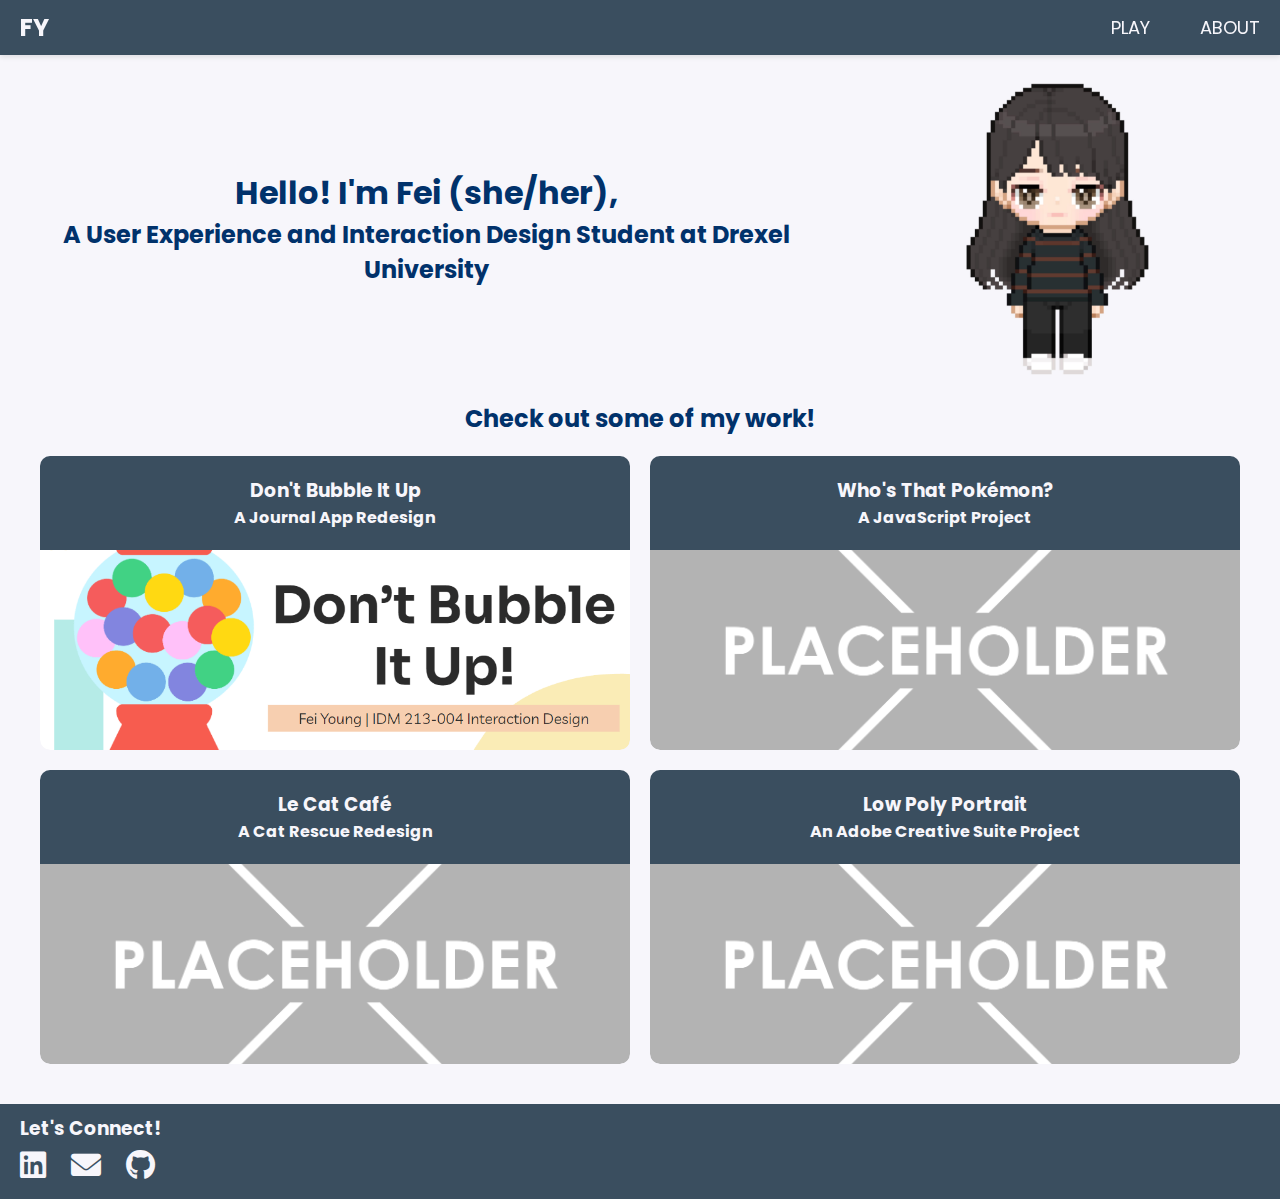
<file: index.html>
<!DOCTYPE html>
<html lang="en">
<head>
    <meta charset="UTF-8">
    <meta name="viewport" content="width=device-width, initial-scale=1.0">
    <title>Fei Young's Portfolio</title>
    <link rel="stylesheet" href="styles.css">
    <link rel="preconnect" href="https://fonts.googleapis.com">
    <link rel="preconnect" href="https://fonts.gstatic.com" crossorigin>
    <link href="https://fonts.googleapis.com/css2?family=Poppins:ital,wght@0,100;0,200;0,300;0,400;0,500;0,600;0,700;0,800;0,900;1,100;1,200;1,300;1,400;1,500;1,600;1,700;1,800;1,900&display=swap" rel="stylesheet">
    <link rel="stylesheet" href="https://cdnjs.cloudflare.com/ajax/libs/font-awesome/6.0.0-beta3/css/all.min.css">
</head>
<body>

    <nav class="navbar">
        <a href="index.html" class="home"><strong>FY</strong></a>

        <div class="menu">
            <a href="play.html">PLAY</a>
            <a href="aboutme.html">ABOUT</a>
        </div>
    </nav>

    <div class="intro">
        <div class="intro-text">
            <h1>Hello! I'm <span class="name">Fei</span> (she/her),</h1>
            <h2>A User Experience and Interaction Design Student at Drexel University</h2>
        </div>

        <div class="intro-img">
            <img src="assets/fei.jpg" alt="Fei's portrait" class="logo">
        </div>
    </div>

    <div class="check-out">
        <h2>Check out some of my work!</h2>
    </div>

    <!-- Projects grid -->
    <div class="projects-grid">
        <a href="dont-bubble-it-up.html">
            <div class="project-card">
                <div class="project-tab">
                    <h3>Don't Bubble It Up</h3>
                    <h4>A Journal App Redesign</h4>
                </div>
                <div class="project-image">
                    <img src="assets/dbiu.png" alt="Don't Bubble It Up Image">
                </div>
            </div>
        </a>

        <a href="whos-that-pokemon.html">
            <div class="project-card">
                <div class="project-tab">
                    <h3>Who's That Pokémon?</h3>
                    <h4>A JavaScript Project</h4>
                </div>
                <div class="project-image">
                    <img src="assets/placeholder.png" alt="Who's That Pokémon Image">
                </div>
            </div>
        </a>

        <a href="le-cat-cafe.html">
            <div class="project-card">
                <div class="project-tab">
                    <h3>Le Cat Café </h3>
                    <h4>A Cat Rescue Redesign</h4>
                </div>
                <div class="project-image">
                    <img src="assets/placeholder.png" alt="Project 3 Image">
                </div>
            </div>
        </a>

        <a href="low-poly-portrait.html">
            <div class="project-card">
                <div class="project-tab">
                    <h3>Low Poly Portrait</h3>
                    <h4>An Adobe Creative Suite Project</h4>
                </div>
                <div class="project-image">
                    <img src="assets/placeholder.png" alt="Project 4 Image">
                </div>
            </div>
        </a>
    </div>

    <footer>
        <h3>Let's Connect!</h3>
        <div class="social-links">
            <a href="https://www.linkedin.com/in/fei-young-859592274/" target="_blank" aria-label="LinkedIn">
                <i class="fab fa-linkedin"></i>
            </a>
            <a href="mailto:jy585@drexel.edu" target="_blank" aria-label="Email">
                <i class="fas fa-envelope"></i>
            </a>
            <a href="https://github.com/feiyoungi" target="_blank" aria-label="GitHub">
                <i class="fab fa-github"></i>
            </a>
        </div>
    </footer>

</body>
</html>
</file>
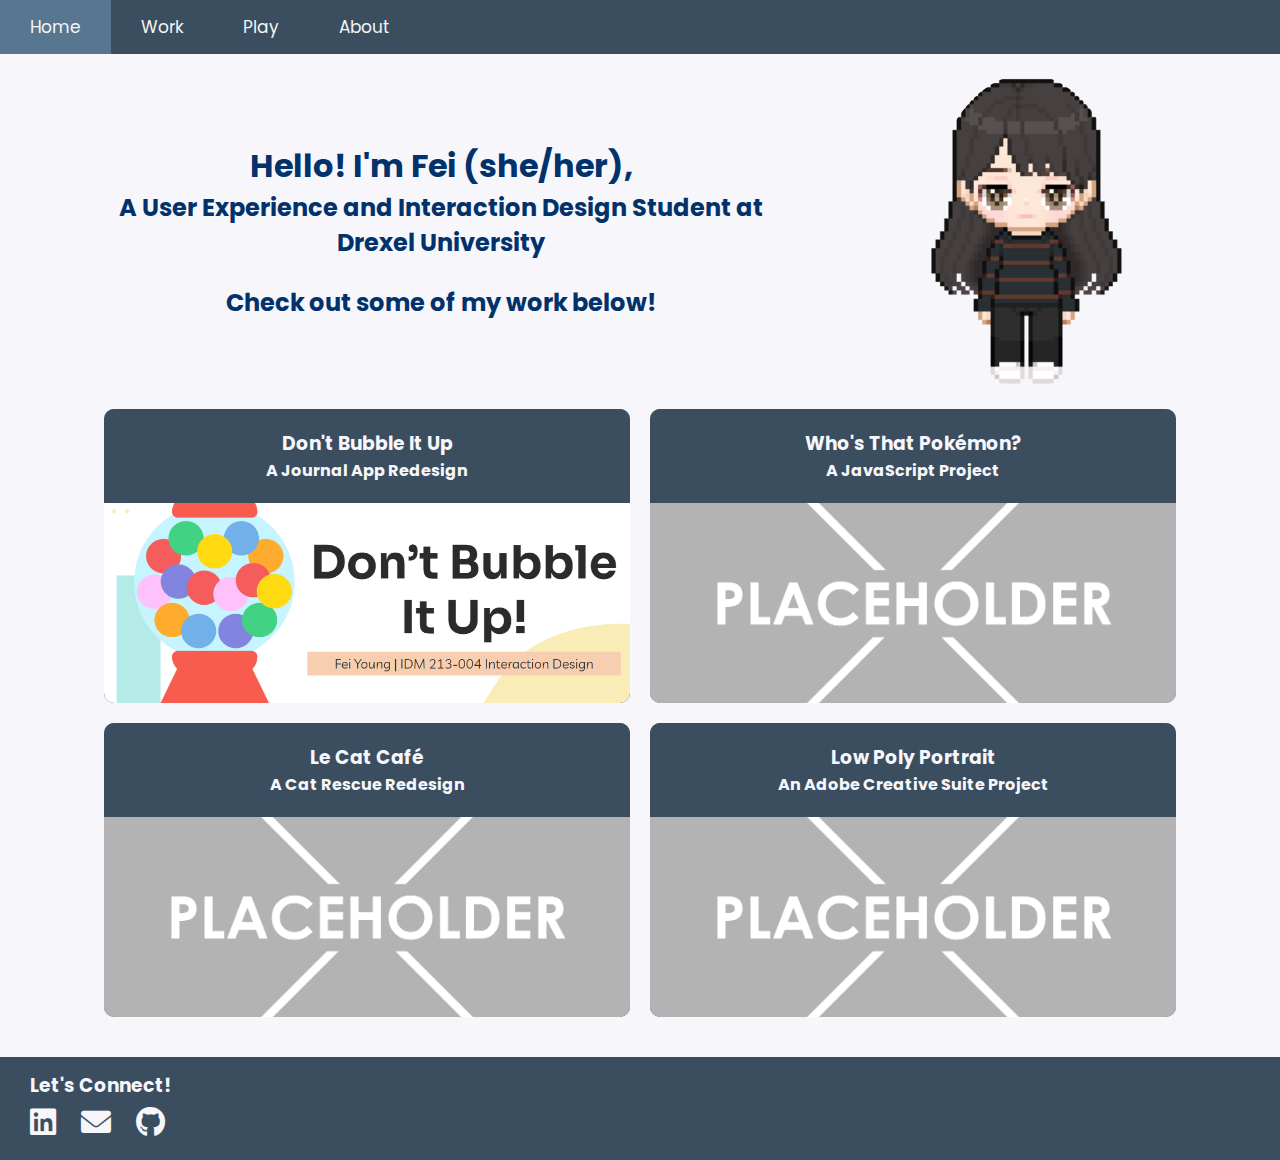
<file: test/index.html>
<!DOCTYPE html>
<html lang="en">

    <head>
        <meta name="viewport" content="width=device-width, initial-scale=1">
        <link rel="stylesheet" href="https://cdnjs.cloudflare.com/ajax/libs/font-awesome/4.7.0/css/font-awesome.min.css">
        <link rel="stylesheet" href="styles.css">
        <link rel="preconnect" href="https://fonts.googleapis.com">
        <link rel="preconnect" href="https://fonts.gstatic.com" crossorigin>
        <link href="https://fonts.googleapis.com/css2?family=Poppins:ital,wght@0,100;0,200;0,300;0,400;0,500;0,600;0,700;0,800;0,900;1,100;1,200;1,300;1,400;1,500;1,600;1,700;1,800;1,900&display=swap" rel="stylesheet">
        <link rel="stylesheet" href="https://cdnjs.cloudflare.com/ajax/libs/font-awesome/6.0.0-beta3/css/all.min.css">
        <title>Fei Young's Portfolio</title>
    </head>

<body>

    <div class="topnav" id="myTopnav">
        <a href="index.html" class="active">Home</a>
        <a href="work.html">Work</a>
        <a href="play.html">Play</a>
        <a href="aboutme.html">About</a>
        <a href="javascript:void(0);" class="icon" onclick="myFunction()">
        <i class="fa fa-bars"></i>
        </a>
    </div>

    <div class="intro">
        <div class="intro-text">
            <h1>Hello! I'm <span class="name">Fei</span> (she/her),</h1>
            <h2>A User Experience and Interaction Design Student at Drexel University</h2>
            <br>
            <h2>Check out some of my work below!</h2>
        </div>

        <div class="intro-img">
            <img src="assets/fei.jpg" alt="Fei's portrait" class="logo">
        </div>
    </div>

    <div class="projects-grid">
        <a href="dont-bubble-it-up.html">
            <div class="project-card">
                <div class="project-tab">
                    <h3>Don't Bubble It Up</h3>
                    <h4>A Journal App Redesign</h4>
                </div>
                <div class="project-image">
                    <img src="assets/dbiu.png" alt="Don't Bubble It Up Image">
                </div>
            </div>
        </a>

        <a href="whos-that-pokemon.html">
            <div class="project-card">
                <div class="project-tab">
                    <h3>Who's That Pokémon?</h3>
                    <h4>A JavaScript Project</h4>
                </div>
                <div class="project-image">
                    <img src="assets/placeholder.png" alt="Who's That Pokémon Image">
                </div>
            </div>
        </a>

        <a href="le-cat-cafe.html">
            <div class="project-card">
                <div class="project-tab">
                    <h3>Le Cat Café </h3>
                    <h4>A Cat Rescue Redesign</h4>
                </div>
                <div class="project-image">
                    <img src="assets/placeholder.png" alt="Project 3 Image">
                </div>
            </div>
        </a>

        <a href="low-poly-portrait.html">
            <div class="project-card">
                <div class="project-tab">
                    <h3>Low Poly Portrait</h3>
                    <h4>An Adobe Creative Suite Project</h4>
                </div>
                <div class="project-image">
                    <img src="assets/placeholder.png" alt="Project 4 Image">
                </div>
            </div>
        </a>
    </div>

    <footer>
        <h3>Let's Connect!</h3>
        <div class="social-links">
            <a href="https://www.linkedin.com/in/fei-young-859592274/" target="_blank" aria-label="LinkedIn">
                <i class="fab fa-linkedin"></i>
            </a>
            <a href="mailto:jy585@drexel.edu" target="_blank" aria-label="Email">
                <i class="fas fa-envelope"></i>
            </a>
            <a href="https://github.com/feiyoungi" target="_blank" aria-label="GitHub">
                <i class="fab fa-github"></i>
            </a>
        </div>
    </footer>

    <script src="script.js"></script>

</body>

</html>
</file>
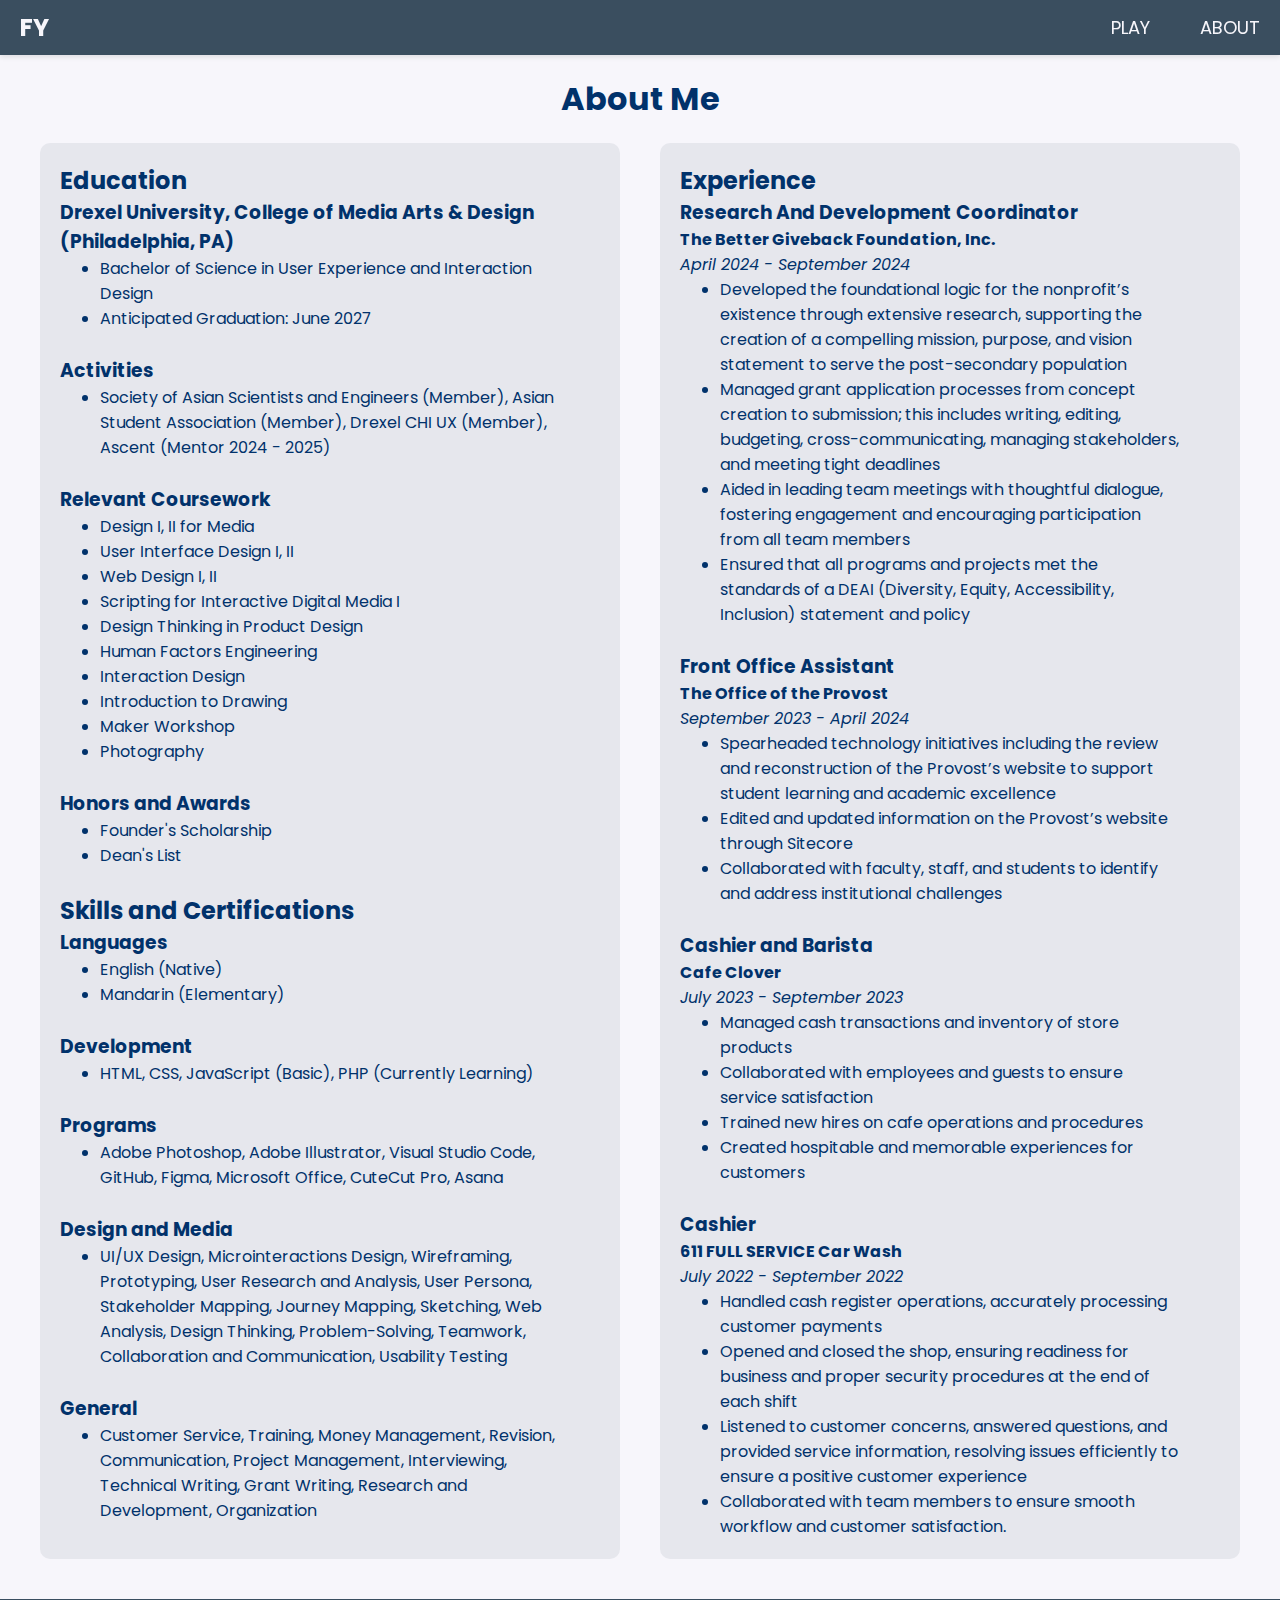
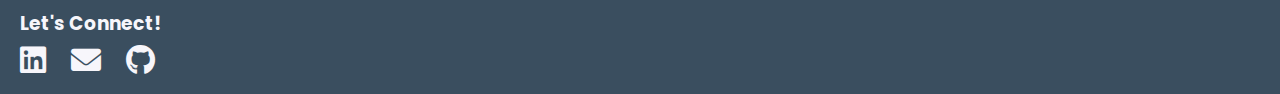
<file: aboutme.html>
<!DOCTYPE html>
<html lang="en">
<head>
    <meta charset="UTF-8">
    <meta name="viewport" content="width=device-width, initial-scale=1.0">
    <title>Fei Young's Portfolio</title>
    <link rel="stylesheet" href="styles.css">
    <link rel="preconnect" href="https://fonts.googleapis.com">
    <link rel="preconnect" href="https://fonts.gstatic.com" crossorigin>
    <link href="https://fonts.googleapis.com/css2?family=Poppins:ital,wght@0,100;0,200;0,300;0,400;0,500;0,600;0,700;0,800;0,900;1,100;1,200;1,300;1,400;1,500;1,600;1,700;1,800;1,900&display=swap" rel="stylesheet">
    <link rel="stylesheet" href="https://cdnjs.cloudflare.com/ajax/libs/font-awesome/6.0.0-beta3/css/all.min.css">
</head>
<body>

    <nav class="navbar">
        <a href="index.html" class="home"><strong>FY</strong></a>

        <div class="menu">
            <a href="play.html">PLAY</a>
            <a href="aboutme.html">ABOUT</a>
        </div>
    </nav>

    <div class="title-text">
        <h1>About Me</h1>
    </div>

    <div class="about-me"> 
        <div class="abt-section">
            <h2>Education</h2>
                <h3>Drexel University, College of Media Arts & Design (Philadelphia, PA)</h3>
                    <ul>
                        <li>Bachelor of Science in User Experience and Interaction Design</li>
                        <li>Anticipated Graduation: June 2027</li>
                    </ul>
                        <br>
                <h3>Activities</h3>
                    <ul>
                        <li> Society of Asian Scientists and Engineers (Member), Asian Student Association (Member), Drexel CHI UX (Member), Ascent (Mentor 2024 - 2025)</li>
                    </ul>
                        <br>
                <h3>Relevant Coursework</h3>
                    <ul>
                        <li>Design I, II for Media</li>
                        <li>User Interface Design I, II</li>
                        <li>Web Design I, II</li>
                        <li>Scripting for Interactive Digital Media I</li>
                        <li>Design Thinking in Product Design</li>
                        <li>Human Factors Engineering</li>
                        <li>Interaction Design</li>
                        <li>Introduction to Drawing</li>
                        <li>Maker Workshop</li>
                        <li>Photography</li>
                    </ul>
                        <br>
                <h3>Honors and Awards</h3>
                    <ul>
                        <li>Founder's Scholarship</li>
                        <li>Dean's List</li>
                    </ul>
                        <br>
            <h2>Skills and Certifications</h2>
                <h3>Languages</h3>
                    <ul>
                        <li>English (Native)</li>
                        <li>Mandarin (Elementary)</li>
                    </ul>
                        <br>
                <h3>Development</h3>
                    <ul>
                        <li>HTML, CSS, JavaScript (Basic), PHP (Currently Learning)</li>
                    </ul>
                        <br>
                <h3>Programs</h3>
                    <ul>
                        <li>Adobe Photoshop, Adobe Illustrator, Visual Studio Code, GitHub, Figma, Microsoft Office, CuteCut Pro, Asana</li>
                    </ul>
                        <br>
                <h3>Design and Media</h3>
                    <ul>
                        <li>UI/UX Design, Microinteractions Design, Wireframing, Prototyping, User Research and Analysis, User Persona, Stakeholder Mapping, Journey Mapping, Sketching, Web Analysis, Design Thinking, Problem-Solving, Teamwork, Collaboration and Communication, Usability Testing</li>
                    </ul>
                        <br>
                <h3>General</h3>
                    <ul>
                        <li>Customer Service, Training, Money Management, Revision, Communication, Project Management, Interviewing, Technical Writing, Grant Writing, Research and Development, Organization</li>
                    </ul>
        </div>
        <div class="abt-section"> 
            <h2>Experience</h2>
                <h3>Research And Development Coordinator</h3>
                    <h4>The Better Giveback Foundation, Inc.</h4>
                        <p><em>April 2024 - September 2024</em></p>
                        <ul>
                            <li>Developed the foundational logic for the nonprofit’s existence through extensive research, supporting the creation of a compelling mission, purpose, and vision statement to serve the post-secondary population</li>
                            <li>Managed grant application processes from concept creation to submission; this includes writing, editing, budgeting, cross-communicating, managing stakeholders, and meeting tight deadlines</li>
                            <li>Aided in leading team meetings with thoughtful dialogue, fostering engagement and encouraging participation from all team members</li>
                            <li>Ensured that all programs and projects met the standards of a DEAI (Diversity, Equity, Accessibility, Inclusion) statement and policy</li>
                        </ul>
                            <br>
                <h3>Front Office Assistant</h3>
                    <h4>The Office of the Provost</h4>
                        <p><em>September 2023 - April 2024</em></p>
                        <ul>
                            <li>Spearheaded technology initiatives including the review and reconstruction of the Provost’s website to support student learning and academic excellence</li>
                            <li>Edited and updated information on the Provost’s website through Sitecore</li>
                            <li>Collaborated with faculty, staff, and students to identify and address institutional challenges</li>
                        </ul>
                            <br>
                <h3>Cashier and Barista</h3>
                    <h4>Cafe Clover</h4>
                        <p><em>July 2023 - September 2023</em></p>
                        <ul>
                            <li>Managed cash transactions and inventory of store products</li>
                            <li>Collaborated with employees and guests to ensure service satisfaction</li>
                            <li>Trained new hires on cafe operations and procedures</li>
                            <li>Created hospitable and memorable experiences for customers</li>
                        </ul>
                            <br>
                <h3>Cashier</h3>
                    <h4>611 FULL SERVICE Car Wash</h4>
                        <p><em>July 2022 - September 2022</em></p>
                        <ul>
                            <li>Handled cash register operations, accurately processing customer payments</li>
                            <li>Opened and closed the shop, ensuring readiness for business and proper security procedures at the end of each shift</li>
                            <li>Listened to customer concerns, answered questions, and provided service information, resolving issues efficiently to ensure a positive customer experience</li>
                            <li>Collaborated with team members to ensure smooth workflow and customer satisfaction.</li>
                        </ul>
        </div>

    </div>

    <footer>
        <h3>Let's Connect!</h3>
        <div class="social-links">
            <a href="https://www.linkedin.com/in/fei-young-859592274/" target="_blank" aria-label="LinkedIn">
                <i class="fab fa-linkedin"></i>
            </a>
            <a href="mailto:jy585@drexel.edu" target="_blank" aria-label="Email">
                <i class="fas fa-envelope"></i>
            </a>
            <a href="https://github.com/feiyoungi" target="_blank" aria-label="GitHub">
                <i class="fab fa-github"></i>
            </a>
        </div>
    </footer>

</body>
</html>
</file>
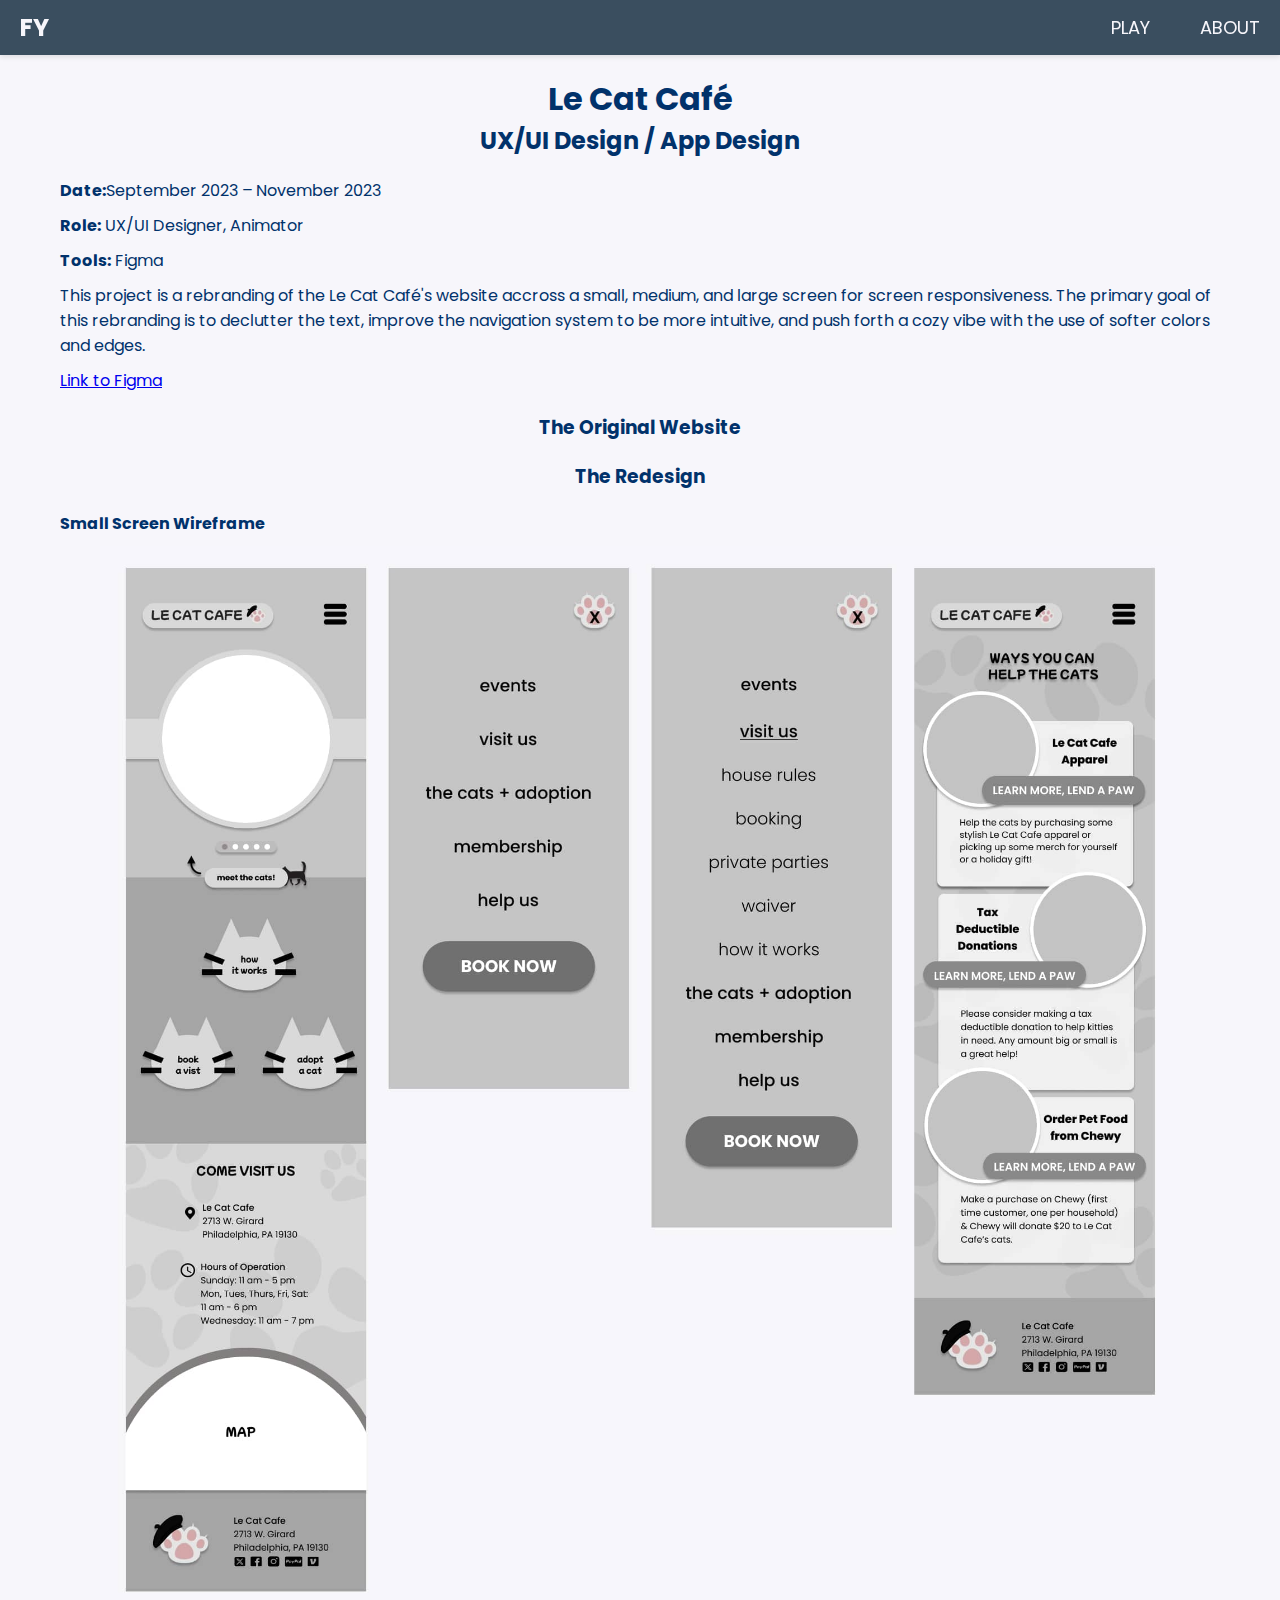
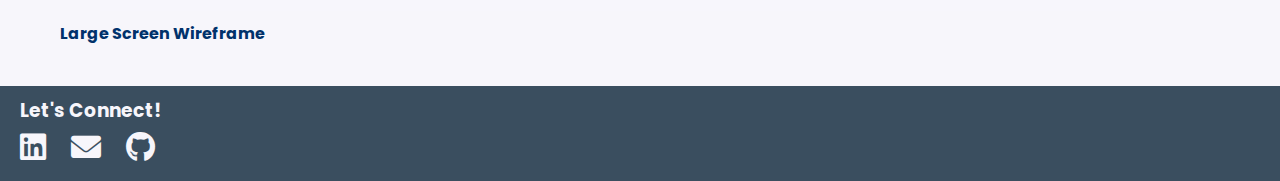
<file: le-cat-cafe.html>
<!DOCTYPE html>
<html lang="en">
<head>
    <meta charset="UTF-8">
    <meta name="viewport" content="width=device-width, initial-scale=1.0">
    <title>Fei Young's Portfolio</title>
    <link rel="stylesheet" href="styles.css">
    <link rel="preconnect" href="https://fonts.googleapis.com">
    <link rel="preconnect" href="https://fonts.gstatic.com" crossorigin>
    <link href="https://fonts.googleapis.com/css2?family=Poppins:ital,wght@0,100;0,200;0,300;0,400;0,500;0,600;0,700;0,800;0,900;1,100;1,200;1,300;1,400;1,500;1,600;1,700;1,800;1,900&display=swap" rel="stylesheet">
    <link rel="stylesheet" href="https://cdnjs.cloudflare.com/ajax/libs/font-awesome/6.0.0-beta3/css/all.min.css">
</head>
<body>

    <nav class="navbar">
        <a href="index.html" class="home"><strong>FY</strong></a>

        <div class="menu">
            <a href="play.html">PLAY</a>
            <a href="aboutme.html">ABOUT</a>
        </div>
    </nav>

    <div class="title-text">
        <h1>Le Cat Café</h1>
        <h2>UX/UI Design / App Design</h2>
    </div>

    <div class="case-study-text">
        <p><strong>Date:</strong>September 2023 – November 2023</p>
        <p><strong>Role:</strong> UX/UI Designer, Animator</p>
        <p><strong>Tools:</strong> Figma</p>
        <p>This project is a rebranding of the Le Cat Café's website accross a small, medium, and large screen for screen responsiveness. The primary goal of this rebranding is to declutter the text, improve the navigation system to be more intuitive, and push forth a cozy vibe with the use of softer colors and edges. </p>
        <a href="https://www.figma.com/design/bhC1Bao3U2WCQc85WeM4lT/jy585_IDM212_002_Final?node-id=370-12322&t=4sZYNgiQBmutRnXf-1" target="_blank" rel="noopener noreferrer" class="button">Link to Figma</a>
        <h3>The Original Website</h3>
        <h3>The Redesign</h3>
        <p><strong>Small Screen Wireframe</strong></p>
        <img src="assets/iphone cat wireframe-min.jpg">
        <p><strong>Large Screen Wireframe</strong></p>
    </div>



    <footer>
        <h3>Let's Connect!</h3>
        <div class="social-links">
            <a href="https://www.linkedin.com/in/fei-young-859592274/" target="_blank" aria-label="LinkedIn">
                <i class="fab fa-linkedin"></i>
            </a>
            <a href="mailto:jy585@drexel.edu" target="_blank" aria-label="Email">
                <i class="fas fa-envelope"></i>
            </a>
            <a href="https://github.com/feiyoungi" target="_blank" aria-label="GitHub">
                <i class="fab fa-github"></i>
            </a>
        </div>
    </footer>

</body>
</html>
</file>
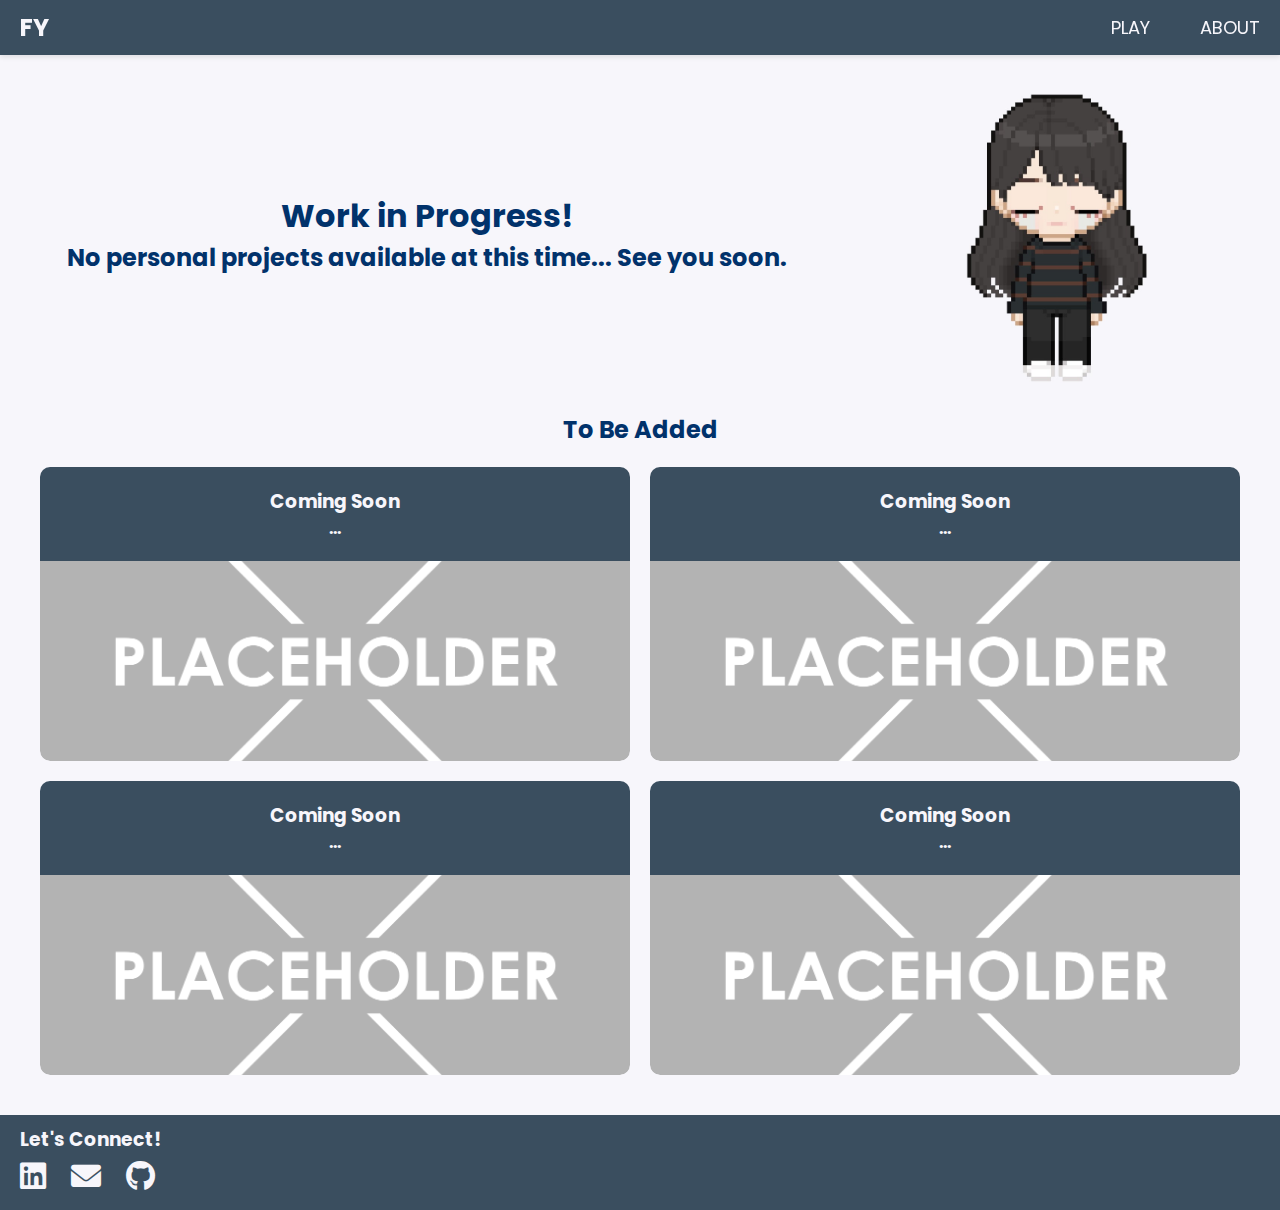
<file: play.html>
<!DOCTYPE html>
<html lang="en">
<head>
    <meta charset="UTF-8">
    <meta name="viewport" content="width=device-width, initial-scale=1.0">
    <title>Fei Young's Portfolio</title>
    <link rel="stylesheet" href="styles.css">
    <link rel="preconnect" href="https://fonts.googleapis.com">
    <link rel="preconnect" href="https://fonts.gstatic.com" crossorigin>
    <link href="https://fonts.googleapis.com/css2?family=Poppins:ital,wght@0,100;0,200;0,300;0,400;0,500;0,600;0,700;0,800;0,900;1,100;1,200;1,300;1,400;1,500;1,600;1,700;1,800;1,900&display=swap" rel="stylesheet">
    <link rel="stylesheet" href="https://cdnjs.cloudflare.com/ajax/libs/font-awesome/6.0.0-beta3/css/all.min.css">
</head>
<body>

    <nav class="navbar">
        <a href="index.html" class="home"><strong>FY</strong></a>

        <div class="menu">
            <a href="play.html">PLAY</a>
            <a href="aboutme.html">ABOUT</a>
        </div>
    </nav>

    <div class="intro">
        <div class="intro-text">
            <h1>Work in Progress!</h1>
            <h2>No personal projects available at this time... See you soon.</h2>
        </div>

        <div class="intro-img">
            <img src="assets/fei-cry.jpg" alt="Fei's portrait" class="logo">
        </div>
    </div>

    <div class="check-out">
        <h2>To Be Added</h2>
    </div>

    <!-- Projects grid -->
    <div class="projects-grid">
        <a href="">
            <div class="project-card">
                <div class="project-tab">
                    <h3>Coming Soon</h3>
                    <h4>...</h4>
                </div>
                <div class="project-image">
                    <img src="assets/placeholder.png" alt="Don't Bubble It Up Image">
                </div>
            </div>
        </a>

        <a href="">
            <div class="project-card">
                <div class="project-tab">
                    <h3>Coming Soon</h3>
                    <h4>...</h4>
                </div>
                <div class="project-image">
                    <img src="assets/placeholder.png" alt="Who's That Pokémon Image">
                </div>
            </div>
        </a>

        <a href="">
            <div class="project-card">
                <div class="project-tab">
                    <h3>Coming Soon</h3>
                    <h4>...</h4>
                </div>
                <div class="project-image">
                    <img src="assets/placeholder.png" alt="Project 3 Image">
                </div>
            </div>
        </a>

        <a href="">
            <div class="project-card">
                <div class="project-tab">
                    <h3>Coming Soon</h3>
                    <h4>...</h4>
                </div>
                <div class="project-image">
                    <img src="assets/placeholder.png" alt="Project 4 Image">
                </div>
            </div>
        </a>
    </div>

    <footer>
        <h3>Let's Connect!</h3>
        <div class="social-links">
            <a href="https://www.linkedin.com/in/fei-young-859592274/" target="_blank" aria-label="LinkedIn">
                <i class="fab fa-linkedin"></i>
            </a>
            <a href="mailto:jy585@drexel.edu" target="_blank" aria-label="Email">
                <i class="fas fa-envelope"></i>
            </a>
            <a href="https://github.com/feiyoungi" target="_blank" aria-label="GitHub">
                <i class="fab fa-github"></i>
            </a>
        </div>
    </footer>

</body>
</html>
</file>
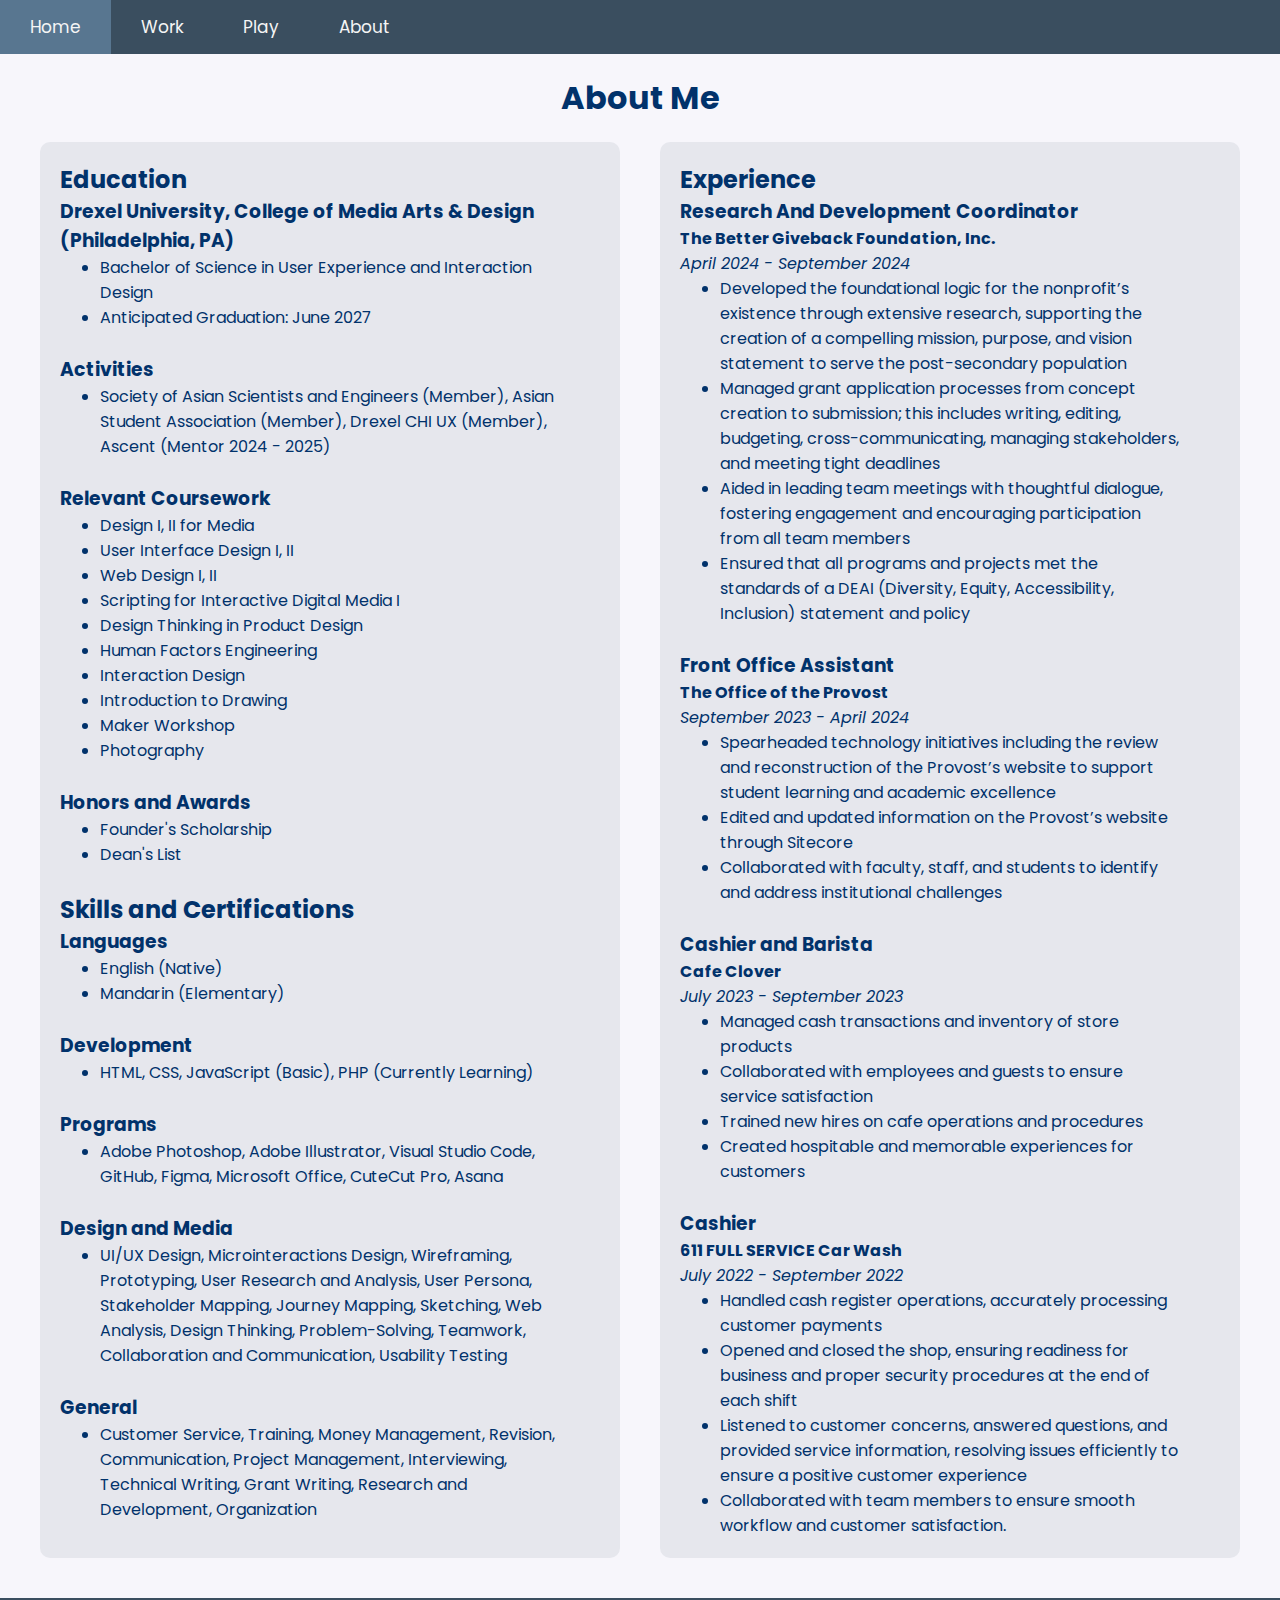
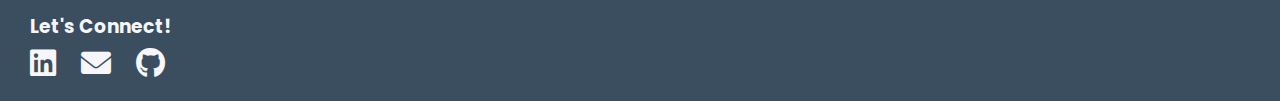
<file: test/aboutme.html>
<!DOCTYPE html>
<html lang="en">

    <head>
        <meta name="viewport" content="width=device-width, initial-scale=1">
        <link rel="stylesheet" href="https://cdnjs.cloudflare.com/ajax/libs/font-awesome/4.7.0/css/font-awesome.min.css">
        <link rel="stylesheet" href="styles.css">
        <link rel="preconnect" href="https://fonts.googleapis.com">
        <link rel="preconnect" href="https://fonts.gstatic.com" crossorigin>
        <link href="https://fonts.googleapis.com/css2?family=Poppins:ital,wght@0,100;0,200;0,300;0,400;0,500;0,600;0,700;0,800;0,900;1,100;1,200;1,300;1,400;1,500;1,600;1,700;1,800;1,900&display=swap" rel="stylesheet">
        <link rel="stylesheet" href="https://cdnjs.cloudflare.com/ajax/libs/font-awesome/6.0.0-beta3/css/all.min.css">
        <title>Fei Young's Portfolio</title>
    </head>

<body>

    <div class="topnav" id="myTopnav">
        <a href="index.html" class="active">Home</a>
        <a href="work.html">Work</a>
        <a href="play.html">Play</a>
        <a href="aboutme.html">About</a>
        <a href="javascript:void(0);" class="icon" onclick="myFunction()">
        <i class="fa fa-bars"></i>
        </a>
    </div>

    <div class="title-text">
        <h1>About Me</h1>
    </div>

    <div class="about-me"> 
        <div class="abt-section">
            <h2>Education</h2>
                <h3>Drexel University, College of Media Arts & Design (Philadelphia, PA)</h3>
                    <ul>
                        <li>Bachelor of Science in User Experience and Interaction Design</li>
                        <li>Anticipated Graduation: June 2027</li>
                    </ul>
                        <br>
                <h3>Activities</h3>
                    <ul>
                        <li> Society of Asian Scientists and Engineers (Member), Asian Student Association (Member), Drexel CHI UX (Member), Ascent (Mentor 2024 - 2025)</li>
                    </ul>
                        <br>
                <h3>Relevant Coursework</h3>
                    <ul>
                        <li>Design I, II for Media</li>
                        <li>User Interface Design I, II</li>
                        <li>Web Design I, II</li>
                        <li>Scripting for Interactive Digital Media I</li>
                        <li>Design Thinking in Product Design</li>
                        <li>Human Factors Engineering</li>
                        <li>Interaction Design</li>
                        <li>Introduction to Drawing</li>
                        <li>Maker Workshop</li>
                        <li>Photography</li>
                    </ul>
                        <br>
                <h3>Honors and Awards</h3>
                    <ul>
                        <li>Founder's Scholarship</li>
                        <li>Dean's List</li>
                    </ul>
                        <br>
            <h2>Skills and Certifications</h2>
                <h3>Languages</h3>
                    <ul>
                        <li>English (Native)</li>
                        <li>Mandarin (Elementary)</li>
                    </ul>
                        <br>
                <h3>Development</h3>
                    <ul>
                        <li>HTML, CSS, JavaScript (Basic), PHP (Currently Learning)</li>
                    </ul>
                        <br>
                <h3>Programs</h3>
                    <ul>
                        <li>Adobe Photoshop, Adobe Illustrator, Visual Studio Code, GitHub, Figma, Microsoft Office, CuteCut Pro, Asana</li>
                    </ul>
                        <br>
                <h3>Design and Media</h3>
                    <ul>
                        <li>UI/UX Design, Microinteractions Design, Wireframing, Prototyping, User Research and Analysis, User Persona, Stakeholder Mapping, Journey Mapping, Sketching, Web Analysis, Design Thinking, Problem-Solving, Teamwork, Collaboration and Communication, Usability Testing</li>
                    </ul>
                        <br>
                <h3>General</h3>
                    <ul>
                        <li>Customer Service, Training, Money Management, Revision, Communication, Project Management, Interviewing, Technical Writing, Grant Writing, Research and Development, Organization</li>
                    </ul>
        </div>
        <div class="abt-section"> 
            <h2>Experience</h2>
                <h3>Research And Development Coordinator</h3>
                    <h4>The Better Giveback Foundation, Inc.</h4>
                        <p><em>April 2024 - September 2024</em></p>
                        <ul>
                            <li>Developed the foundational logic for the nonprofit’s existence through extensive research, supporting the creation of a compelling mission, purpose, and vision statement to serve the post-secondary population</li>
                            <li>Managed grant application processes from concept creation to submission; this includes writing, editing, budgeting, cross-communicating, managing stakeholders, and meeting tight deadlines</li>
                            <li>Aided in leading team meetings with thoughtful dialogue, fostering engagement and encouraging participation from all team members</li>
                            <li>Ensured that all programs and projects met the standards of a DEAI (Diversity, Equity, Accessibility, Inclusion) statement and policy</li>
                        </ul>
                            <br>
                <h3>Front Office Assistant</h3>
                    <h4>The Office of the Provost</h4>
                        <p><em>September 2023 - April 2024</em></p>
                        <ul>
                            <li>Spearheaded technology initiatives including the review and reconstruction of the Provost’s website to support student learning and academic excellence</li>
                            <li>Edited and updated information on the Provost’s website through Sitecore</li>
                            <li>Collaborated with faculty, staff, and students to identify and address institutional challenges</li>
                        </ul>
                            <br>
                <h3>Cashier and Barista</h3>
                    <h4>Cafe Clover</h4>
                        <p><em>July 2023 - September 2023</em></p>
                        <ul>
                            <li>Managed cash transactions and inventory of store products</li>
                            <li>Collaborated with employees and guests to ensure service satisfaction</li>
                            <li>Trained new hires on cafe operations and procedures</li>
                            <li>Created hospitable and memorable experiences for customers</li>
                        </ul>
                            <br>
                <h3>Cashier</h3>
                    <h4>611 FULL SERVICE Car Wash</h4>
                        <p><em>July 2022 - September 2022</em></p>
                        <ul>
                            <li>Handled cash register operations, accurately processing customer payments</li>
                            <li>Opened and closed the shop, ensuring readiness for business and proper security procedures at the end of each shift</li>
                            <li>Listened to customer concerns, answered questions, and provided service information, resolving issues efficiently to ensure a positive customer experience</li>
                            <li>Collaborated with team members to ensure smooth workflow and customer satisfaction.</li>
                        </ul>
        </div>

    </div>

    <footer>
        <h3>Let's Connect!</h3>
        <div class="social-links">
            <a href="https://www.linkedin.com/in/fei-young-859592274/" target="_blank" aria-label="LinkedIn">
                <i class="fab fa-linkedin"></i>
            </a>
            <a href="mailto:jy585@drexel.edu" target="_blank" aria-label="Email">
                <i class="fas fa-envelope"></i>
            </a>
            <a href="https://github.com/feiyoungi" target="_blank" aria-label="GitHub">
                <i class="fab fa-github"></i>
            </a>
        </div>
    </footer>

    <script src="script.js"></script>

</body>

</html>
</file>
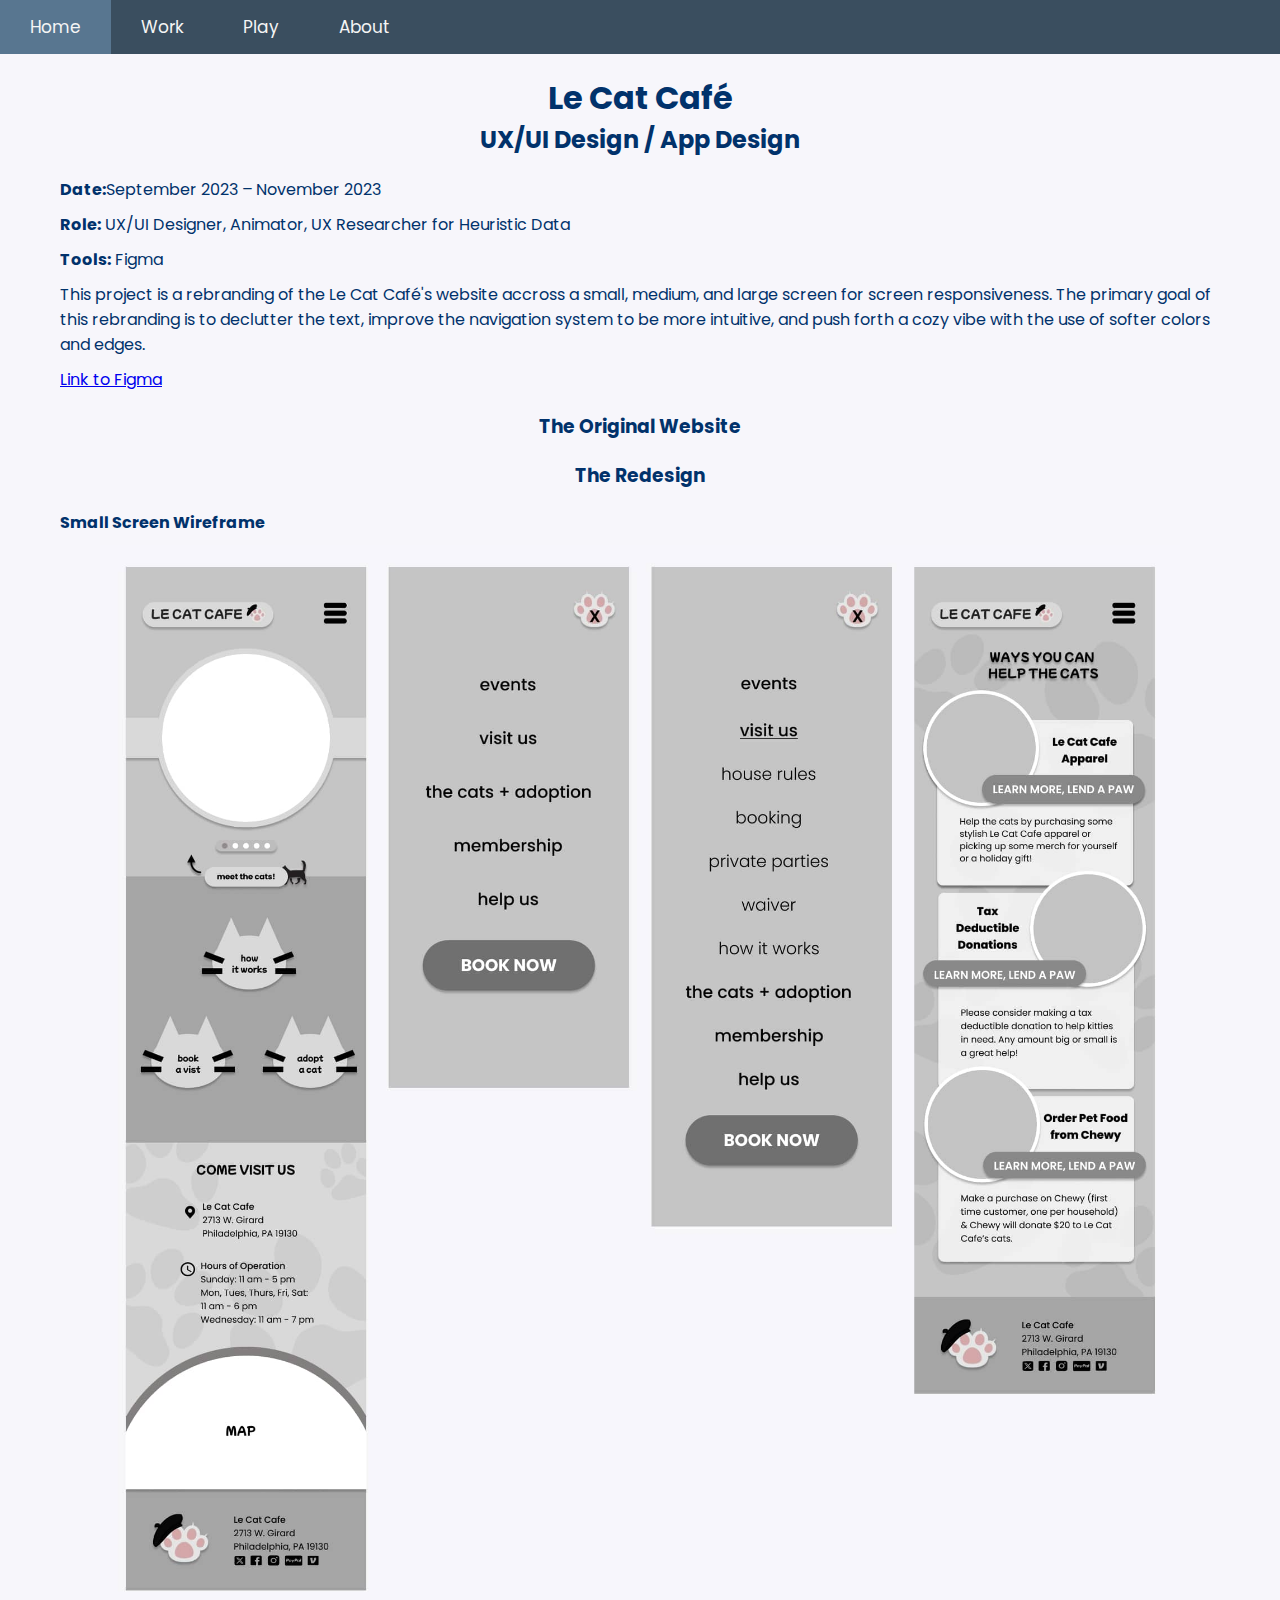
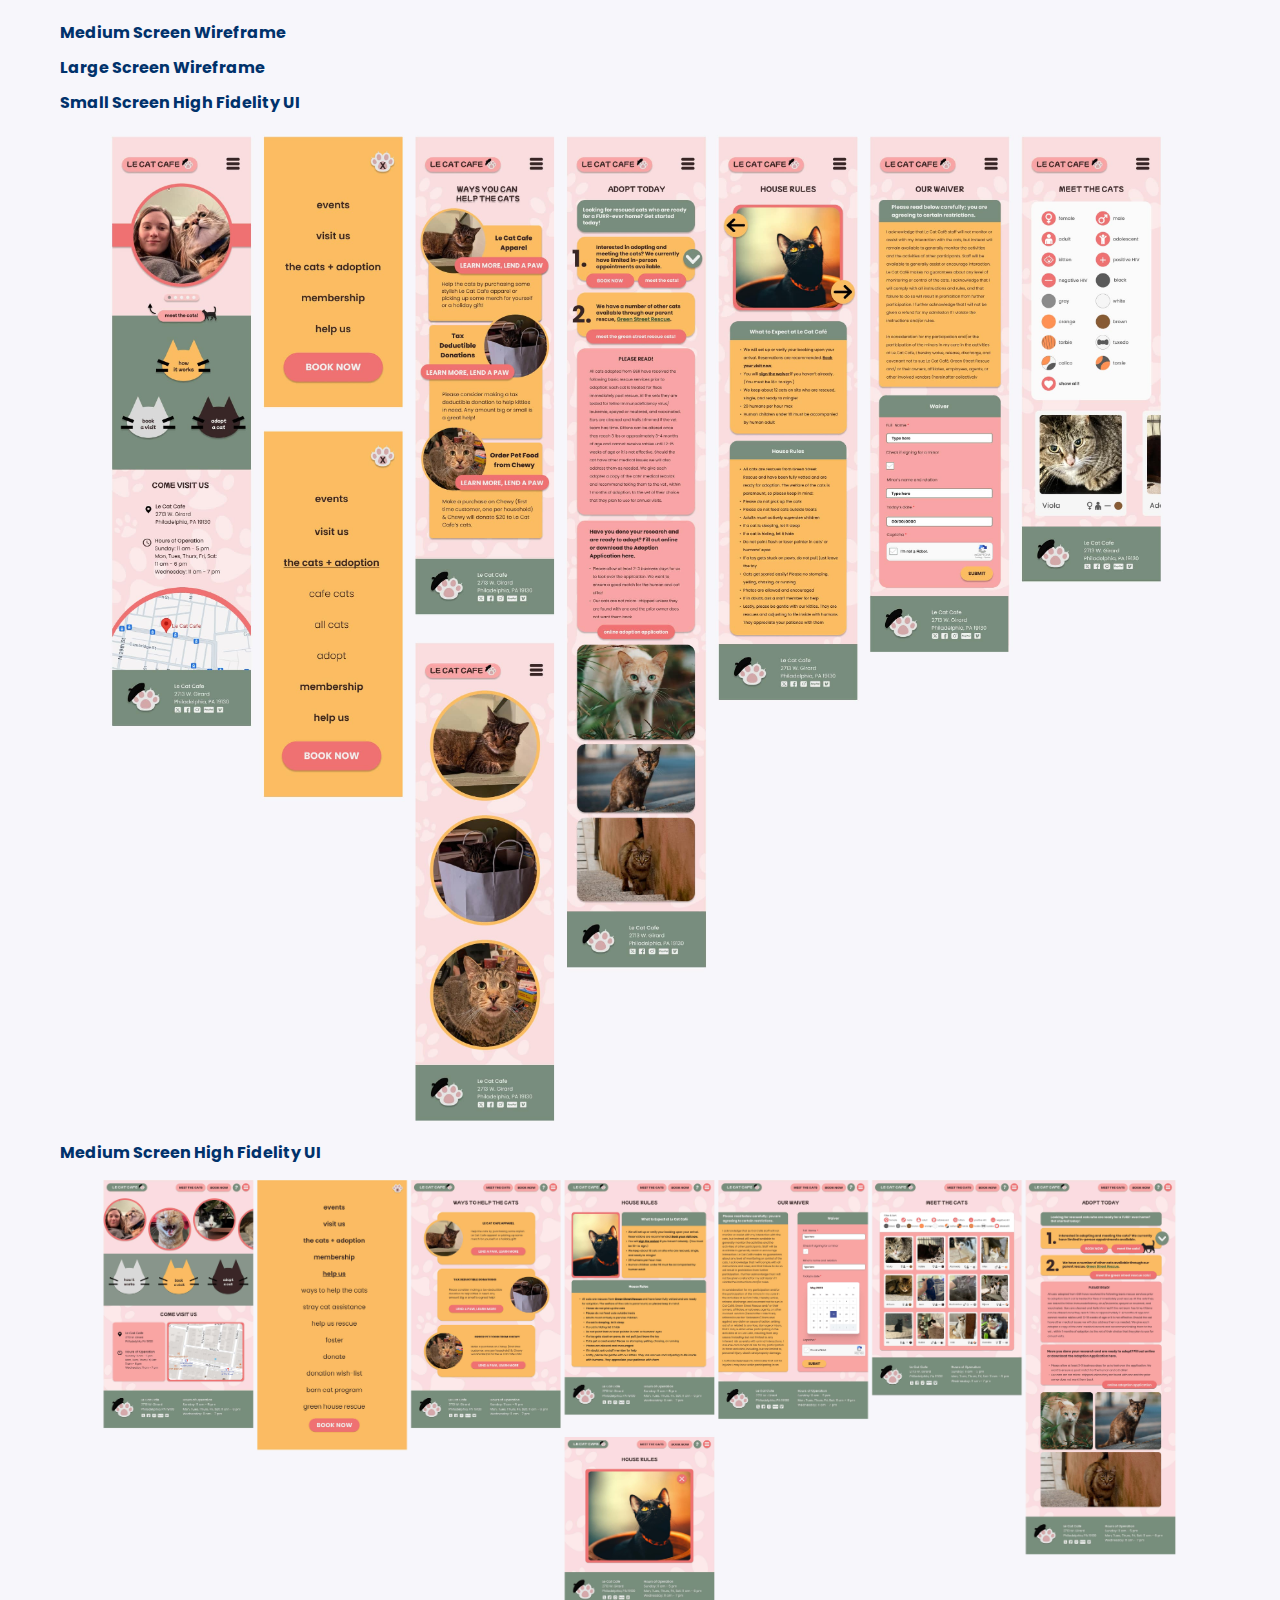
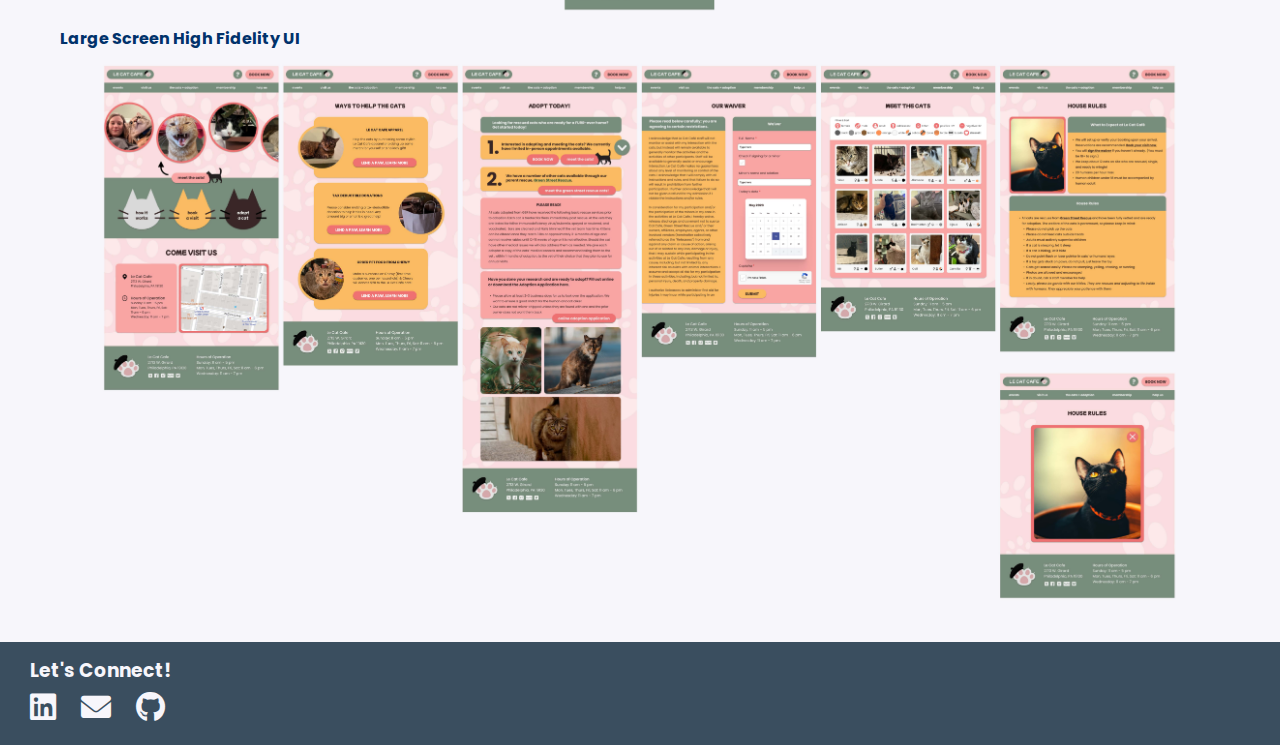
<file: test/le-cat-cafe.html>
<!DOCTYPE html>
<html lang="en">
    
    <head>
        <meta name="viewport" content="width=device-width, initial-scale=1">
        <link rel="stylesheet" href="https://cdnjs.cloudflare.com/ajax/libs/font-awesome/4.7.0/css/font-awesome.min.css">
        <link rel="stylesheet" href="styles.css">
        <link rel="preconnect" href="https://fonts.googleapis.com">
        <link rel="preconnect" href="https://fonts.gstatic.com" crossorigin>
        <link href="https://fonts.googleapis.com/css2?family=Poppins:ital,wght@0,100;0,200;0,300;0,400;0,500;0,600;0,700;0,800;0,900;1,100;1,200;1,300;1,400;1,500;1,600;1,700;1,800;1,900&display=swap" rel="stylesheet">
        <link rel="stylesheet" href="https://cdnjs.cloudflare.com/ajax/libs/font-awesome/6.0.0-beta3/css/all.min.css">
        <title>Fei Young's Portfolio</title>
    </head>

<body>

    <div class="topnav" id="myTopnav">
        <a href="index.html" class="active">Home</a>
        <a href="work.html">Work</a>
        <a href="play.html">Play</a>
        <a href="aboutme.html">About</a>
        <a href="javascript:void(0);" class="icon" onclick="myFunction()">
        <i class="fa fa-bars"></i>
        </a>
    </div>

    <div class="title-text">
        <h1>Le Cat Café</h1>
        <h2>UX/UI Design / App Design</h2>
    </div>

    <div class="case-study-text">
        <p><strong>Date:</strong>September 2023 – November 2023</p>
        <p><strong>Role:</strong> UX/UI Designer, Animator, UX Researcher for Heuristic Data</p>
        <p><strong>Tools:</strong> Figma</p>
        <p>This project is a rebranding of the Le Cat Café's website accross a small, medium, and large screen for screen responsiveness. The primary goal of this rebranding is to declutter the text, improve the navigation system to be more intuitive, and push forth a cozy vibe with the use of softer colors and edges. </p>
        <a href="https://www.figma.com/design/bhC1Bao3U2WCQc85WeM4lT/jy585_IDM212_002_Final?node-id=370-12322&t=4sZYNgiQBmutRnXf-1" target="_blank" rel="noopener noreferrer" class="button">Link to Figma</a>
        <h3>The Original Website</h3>
        <h3>The Redesign</h3>
        <p><strong>Small Screen Wireframe</strong></p>
        <img src="assets/iphone-cat-wireframe-min.jpg" alt="phone wireframe">
        <p><strong>Medium Screen Wireframe</strong></p>
        <p><strong>Large Screen Wireframe</strong></p>
        <p><strong>Small Screen High Fidelity UI</strong></p>
        <img src="assets/iphone-prototype-cat-min.jpg" alt="phone prototype">
        <p><strong>Medium Screen High Fidelity UI</strong></p>
        <img src="assets/tablet-prototype-cat-min.jpg" alt="tablet prototype">
        <p><strong>Large Screen High Fidelity UI</strong></p>
        <img src="assets/desktop-protoype-cat-min.jpg" alt="desktop prototype">
    </div>



    <footer>
        <h3>Let's Connect!</h3>
        <div class="social-links">
            <a href="https://www.linkedin.com/in/fei-young-859592274/" target="_blank" aria-label="LinkedIn">
                <i class="fab fa-linkedin"></i>
            </a>
            <a href="mailto:jy585@drexel.edu" target="_blank" aria-label="Email">
                <i class="fas fa-envelope"></i>
            </a>
            <a href="https://github.com/feiyoungi" target="_blank" aria-label="GitHub">
                <i class="fab fa-github"></i>
            </a>
        </div>
    </footer>

    <script src="script.js"></script>
    
</body>
</html>
</file>
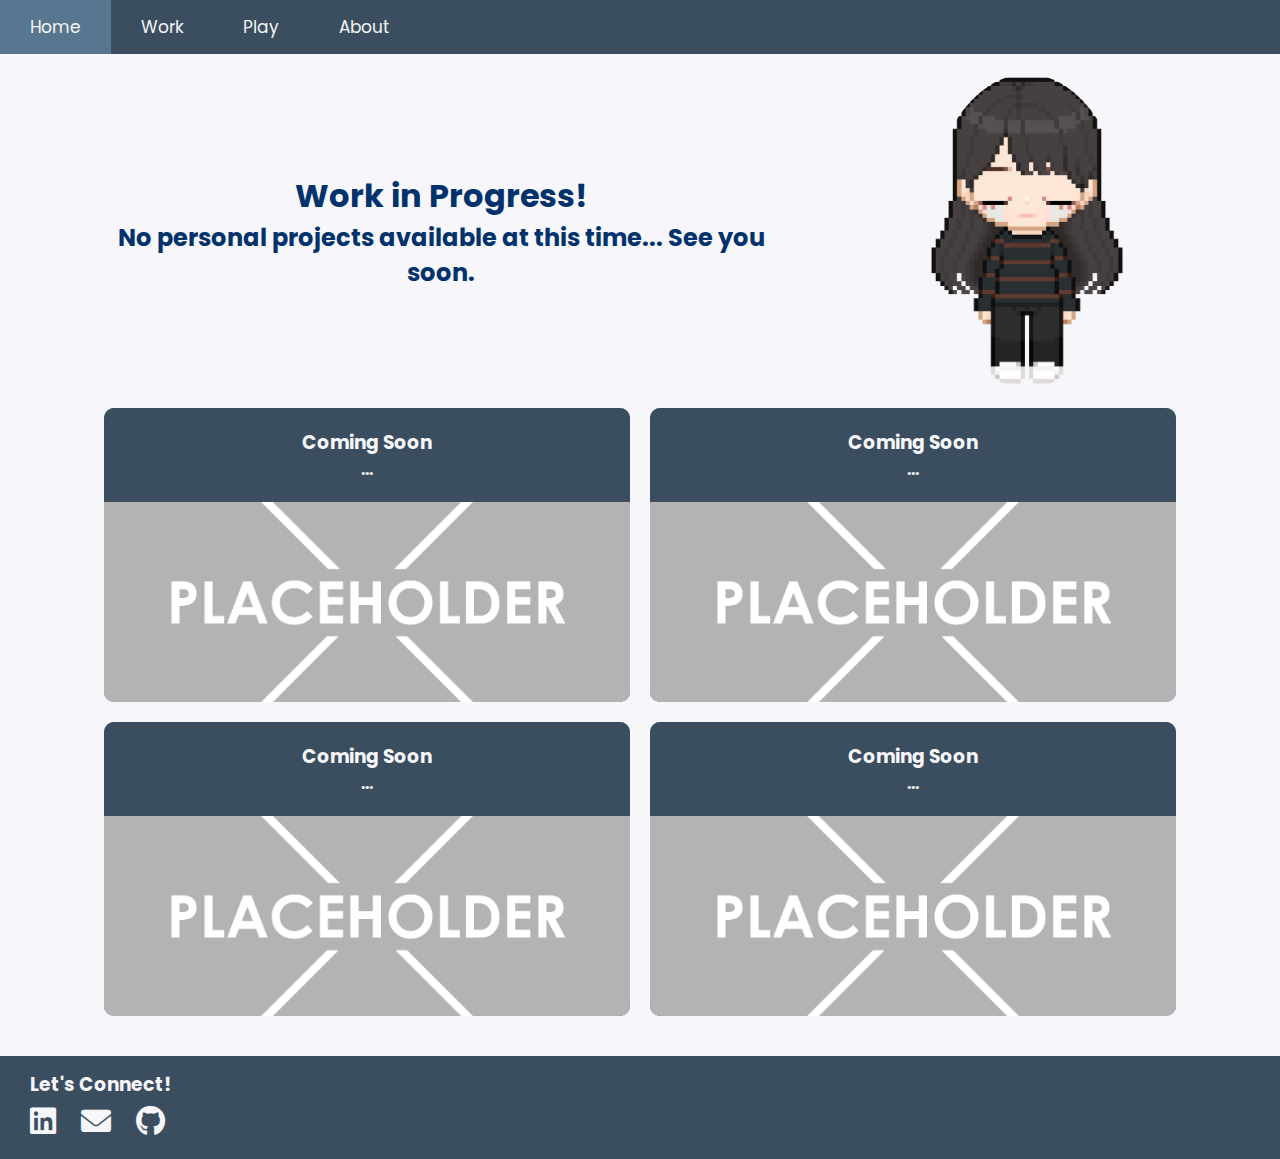
<file: test/play.html>
<!DOCTYPE html>
<html lang="en">

    <head>
        <meta name="viewport" content="width=device-width, initial-scale=1">
        <link rel="stylesheet" href="https://cdnjs.cloudflare.com/ajax/libs/font-awesome/4.7.0/css/font-awesome.min.css">
        <link rel="stylesheet" href="styles.css">
        <link rel="preconnect" href="https://fonts.googleapis.com">
        <link rel="preconnect" href="https://fonts.gstatic.com" crossorigin>
        <link href="https://fonts.googleapis.com/css2?family=Poppins:ital,wght@0,100;0,200;0,300;0,400;0,500;0,600;0,700;0,800;0,900;1,100;1,200;1,300;1,400;1,500;1,600;1,700;1,800;1,900&display=swap" rel="stylesheet">
        <link rel="stylesheet" href="https://cdnjs.cloudflare.com/ajax/libs/font-awesome/6.0.0-beta3/css/all.min.css">
        <title>Fei Young's Portfolio</title>
    </head>

<body>

    <div class="topnav" id="myTopnav">
        <a href="index.html" class="active">Home</a>
        <a href="work.html">Work</a>
        <a href="play.html">Play</a>
        <a href="aboutme.html">About</a>
        <a href="javascript:void(0);" class="icon" onclick="myFunction()">
        <i class="fa fa-bars"></i>
        </a>
    </div>

    <div class="intro">
        <div class="intro-text">
            <h1>Work in Progress!</h1>
            <h2>No personal projects available at this time... See you soon.</h2>
        </div>

        <div class="intro-img">
            <img src="assets/fei-cry.jpg" alt="Fei's portrait" class="logo">
        </div>
    </div>

    <div class="projects-grid">
        <a href="">
            <div class="project-card">
                <div class="project-tab">
                    <h3>Coming Soon</h3>
                    <h4>...</h4>
                </div>
                <div class="project-image">
                    <img src="assets/placeholder.png" alt="Don't Bubble It Up Image">
                </div>
            </div>
        </a>

        <a href="">
            <div class="project-card">
                <div class="project-tab">
                    <h3>Coming Soon</h3>
                    <h4>...</h4>
                </div>
                <div class="project-image">
                    <img src="assets/placeholder.png" alt="Who's That Pokémon Image">
                </div>
            </div>
        </a>

        <a href="">
            <div class="project-card">
                <div class="project-tab">
                    <h3>Coming Soon</h3>
                    <h4>...</h4>
                </div>
                <div class="project-image">
                    <img src="assets/placeholder.png" alt="Project 3 Image">
                </div>
            </div>
        </a>

        <a href="">
            <div class="project-card">
                <div class="project-tab">
                    <h3>Coming Soon</h3>
                    <h4>...</h4>
                </div>
                <div class="project-image">
                    <img src="assets/placeholder.png" alt="Project 4 Image">
                </div>
            </div>
        </a>
    </div>

    <footer>
        <h3>Let's Connect!</h3>
        <div class="social-links">
            <a href="https://www.linkedin.com/in/fei-young-859592274/" target="_blank" aria-label="LinkedIn">
                <i class="fab fa-linkedin"></i>
            </a>
            <a href="mailto:jy585@drexel.edu" target="_blank" aria-label="Email">
                <i class="fas fa-envelope"></i>
            </a>
            <a href="https://github.com/feiyoungi" target="_blank" aria-label="GitHub">
                <i class="fab fa-github"></i>
            </a>
        </div>
    </footer>

    <script src="script.js"></script>

</body>

</html>
</file>
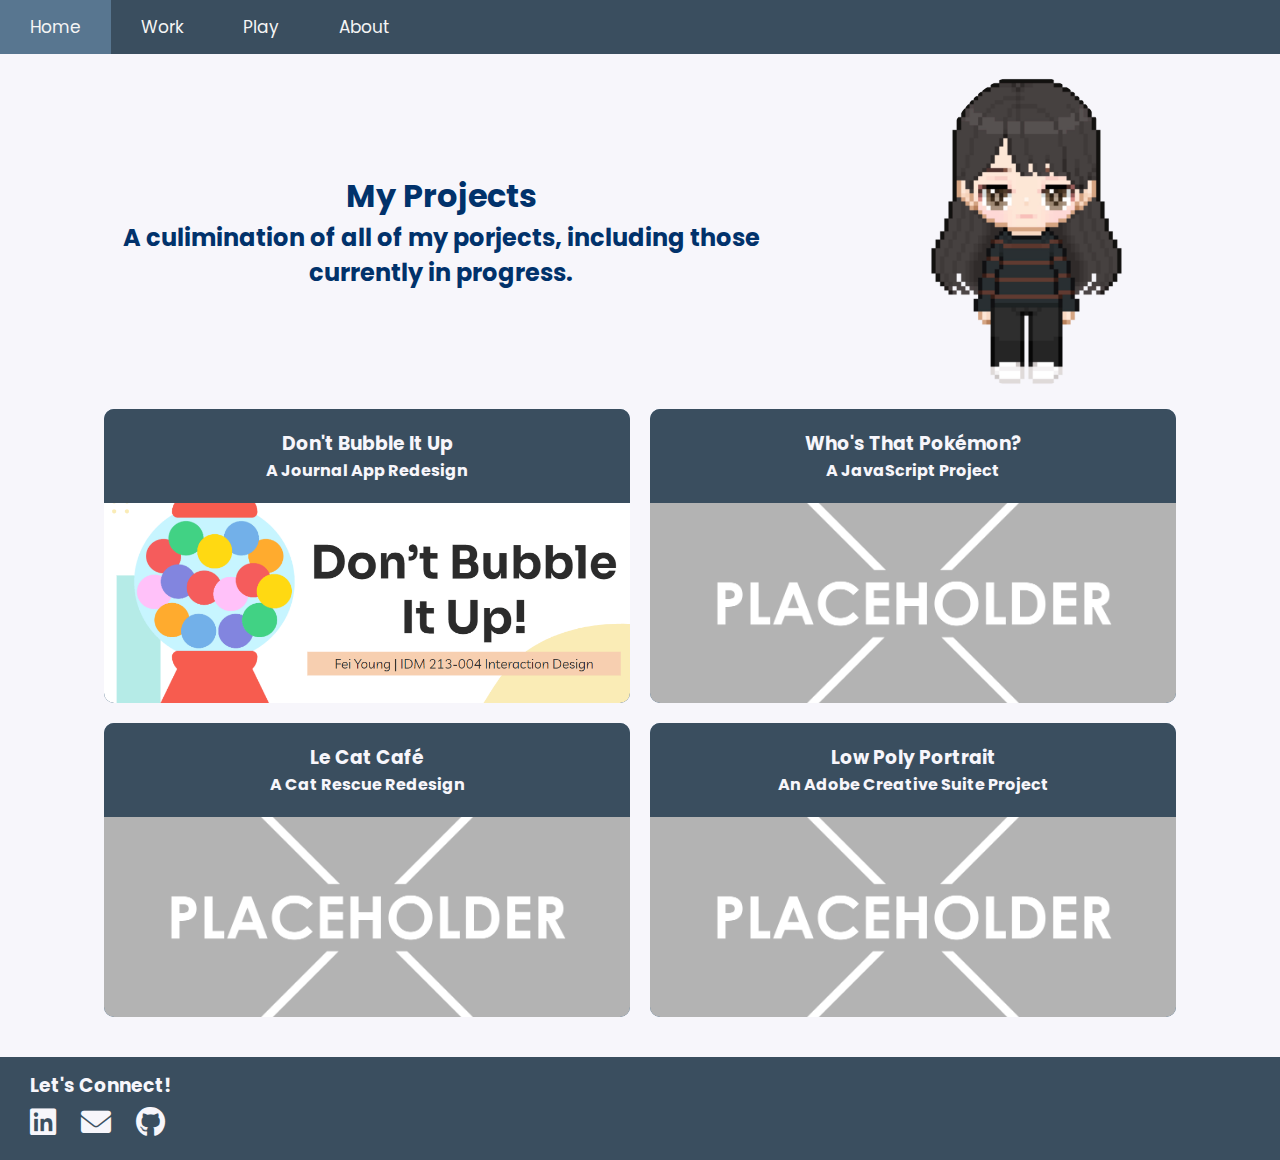
<file: test/work.html>
<!DOCTYPE html>
<html lang="en">

    <head>
        <meta name="viewport" content="width=device-width, initial-scale=1">
        <link rel="stylesheet" href="https://cdnjs.cloudflare.com/ajax/libs/font-awesome/4.7.0/css/font-awesome.min.css">
        <link rel="stylesheet" href="styles.css">
        <link rel="preconnect" href="https://fonts.googleapis.com">
        <link rel="preconnect" href="https://fonts.gstatic.com" crossorigin>
        <link href="https://fonts.googleapis.com/css2?family=Poppins:ital,wght@0,100;0,200;0,300;0,400;0,500;0,600;0,700;0,800;0,900;1,100;1,200;1,300;1,400;1,500;1,600;1,700;1,800;1,900&display=swap" rel="stylesheet">
        <link rel="stylesheet" href="https://cdnjs.cloudflare.com/ajax/libs/font-awesome/6.0.0-beta3/css/all.min.css">
        <title>Fei Young's Portfolio</title>
    </head>

<body>

    <div class="topnav" id="myTopnav">
        <a href="index.html" class="active">Home</a>
        <a href="work.html">Work</a>
        <a href="play.html">Play</a>
        <a href="aboutme.html">About</a>
        <a href="javascript:void(0);" class="icon" onclick="myFunction()">
        <i class="fa fa-bars"></i>
        </a>
    </div>

    <div class="intro">
        <div class="intro-text">
            <h1>My Projects</h1>
            <h2>A culimination of all of my porjects, including those currently in progress.</h2>
        </div>

        <div class="intro-img">
            <img src="assets/fei.jpg" alt="Fei's portrait" class="logo">
        </div>
    </div>

    <div class="projects-grid">
        <a href="dont-bubble-it-up.html">
            <div class="project-card">
                <div class="project-tab">
                    <h3>Don't Bubble It Up</h3>
                    <h4>A Journal App Redesign</h4>
                </div>
                <div class="project-image">
                    <img src="assets/dbiu.png" alt="Don't Bubble It Up Image">
                </div>
            </div>
        </a>

        <a href="whos-that-pokemon.html">
            <div class="project-card">
                <div class="project-tab">
                    <h3>Who's That Pokémon?</h3>
                    <h4>A JavaScript Project</h4>
                </div>
                <div class="project-image">
                    <img src="assets/placeholder.png" alt="Who's That Pokémon Image">
                </div>
            </div>
        </a>

        <a href="le-cat-cafe.html">
            <div class="project-card">
                <div class="project-tab">
                    <h3>Le Cat Café </h3>
                    <h4>A Cat Rescue Redesign</h4>
                </div>
                <div class="project-image">
                    <img src="assets/placeholder.png" alt="Project 3 Image">
                </div>
            </div>
        </a>

        <a href="low-poly-portrait.html">
            <div class="project-card">
                <div class="project-tab">
                    <h3>Low Poly Portrait</h3>
                    <h4>An Adobe Creative Suite Project</h4>
                </div>
                <div class="project-image">
                    <img src="assets/placeholder.png" alt="Project 4 Image">
                </div>
            </div>
        </a>
    </div>

    <footer>
        <h3>Let's Connect!</h3>
        <div class="social-links">
            <a href="https://www.linkedin.com/in/fei-young-859592274/" target="_blank" aria-label="LinkedIn">
                <i class="fab fa-linkedin"></i>
            </a>
            <a href="mailto:jy585@drexel.edu" target="_blank" aria-label="Email">
                <i class="fas fa-envelope"></i>
            </a>
            <a href="https://github.com/feiyoungi" target="_blank" aria-label="GitHub">
                <i class="fab fa-github"></i>
            </a>
        </div>
    </footer>

    <script src="script.js"></script>

</body>

</html>
</file>
<file: styles.css>
:root {
    --light-gray: #3a4e5f16;
    --medium-blue: #3A4E5F;
    --dark-blue: #01326b;
    --white: #f7f6fb;
}

* {
    margin: 0;
    padding: 0;
    box-sizing: border-box;
}

/* General */
body {
    font-family: 'Poppins', sans-serif;
    background-color: var(--white);
}

.title-text {
    margin: 20px;
    text-align: center;
    color: var(--dark-blue);
}

/* Navbar */
.navbar {
    display: flex;
    justify-content: space-between;
    align-items: center;
    background-color: var(--medium-blue);
    padding: 10px 20px;
    position: sticky; 
    top: 0; 
    z-index: 1000;
    box-shadow: 0 2px 5px rgba(0, 0, 0, 0.1);
}

.navbar .home {
    color: var(--white);
    font-size: 24px;
    text-decoration: none;
}

.navbar .menu {
    display: flex;
    gap: 50px;
}

.navbar .menu a {
    color: var(--white);
    text-decoration: none;
    font-size: 18px;
}

.navbar .menu a:hover {
    text-decoration: underline;
}

/* Home Page */
.intro {
    display: grid;
    grid-template-columns: 2fr 1fr; 
    align-items: center;
    gap: 20px;
    margin: 20px;
    color: var(--dark-blue);
}

.intro-text {
    text-align: center;
    margin: 20px;
}

.intro-img {
    display: flex;
    justify-content: center; 
}

.intro-img img {
    width: 100%; 
    max-width: 200px; 
    height: auto;
    border-radius: 50%;
}

.span {
    font-family: 'Pixelify Sans';
}

.check-out {
    text-align: center;
    margin: 20px;
    color: var(--dark-blue);
}

/* Projects grid layout */
.projects-grid {
    display: grid;
    grid-template-columns: 1fr 1fr; 
    gap: 20px;
    padding: 0px 40px 40px 40px;
}

.project-card {
    background-color: var(--light-blue);
    border-radius: 10px;
    overflow: hidden; /* Ensures content doesn't overflow */
    display: flex;
    flex-direction: column;
    justify-content: space-between;
}

.projects-grid a {
    text-decoration: none; 
    color: inherit !important; 
}

.projects-grid a:hover {
    text-decoration: none !important; 
    color: inherit; 
}

a.project-card {
    display: block;
    text-decoration: none; 
    color: inherit; 
}

.project-tab {
    padding: 20px;
    background-color: var(--medium-blue);
    color: var(--white);
    text-align: center;
}

.project-image {
    height: 200px; 
    overflow: hidden; 
}

.project-image img {
    width: 100%;
    height: 100%;
    object-fit: cover; /* Ensures the image fills the container without distortion */
    display: block; /* Removes inline space below images */
    border-bottom-left-radius: 10px;
    border-bottom-right-radius: 10px;
}

.abt-section { 
    color: var(--dark-blue);
    margin-left: 20px;
    margin-right: 20px;
    margin-bottom: 20px;
}

.abt-section h2 h3{ 
    color: var(--dark-blue);
}

footer {
    background-color: var(--medium-blue);
    color: var(--white);
    padding: 10px 20px;
}

.social-links {
    display: flex;
    gap: 25px; 

}

.social-links a {
    color: var(--white);
    font-size: 30px;
    text-decoration: none; /* Removes underline */
    transition: color 0.3s ease; /* Smooth color transition on hover */
}

/* About Me section layout */
.about-me {
    display: grid;
    grid-template-columns: 1fr 1fr; /* Two equal-width columns */
    margin: 20px;
}

.abt-section {
    background-color: var(--light-gray); 
    padding: 20px;
    border-radius: 10px;
}

.abt-section li{
    margin: 0px 40px;
    border-radius: 10px;
}

.case-study-text {
    color:var(--dark-blue);
    margin:0px 40px 40px 40px;
}

.case-study-text img {
    width: 90%;
    display: block; 
    margin: 0 auto;
}

.case-study-text p{
    margin: 10px 20px;
}

.case-study-text a{
    margin: 10px 20px;
}

.case-study-text h3 {
    text-align: center;
    margin: 20px;
} */

.video-container {
    display: flex;
    justify-content: center; 
    width: 100%; 
    margin: 0 auto; 
}

video {
    max-width: 20%; 
    height: auto; 
    display: block; 
    margin: 0 auto; 
}


/* Additional styling for responsiveness */
@media (max-width: 768px) {
    .projects-grid {
        grid-template-columns: 1fr; /* Stack projects in a single column on smaller screens */
    }

    .intro {
        grid-template-columns: 1fr; /* Stack text and image on smaller screens */
        text-align: center;
    }

    .intro-text {
        text-align: center;
    }

    .intro-img {
        margin: 20px 0;
    }
}

@media (max-width: 768px) {
    .about-me {
        grid-template-columns: 1fr; /* Stack sections on smaller screens */
    }
}
</file>
<file: test/styles.css>
:root {
    --light-gray: #3a4e5f16;
    --medium-blue: #3A4E5F;
    --light-blue: #587690;
    --dark-blue: #01326b;
    --white: #f7f6fb;
}

* {
    margin: 0;
    padding: 0;
    box-sizing: border-box;
}

body {
    margin: 0;
    font-family: 'Poppins', sans-serif;
    background-color: var(--white);
}

.title-text {
    margin: 20px;
    text-align: center;
    color: var(--dark-blue);
}

.topnav {
    overflow: hidden;
    background-color: var(--medium-blue);
    font-family: "Poppins";
}

.topnav a {
    float: left;
    display: block;
    color: whitesmoke;
    text-align: center;
    padding: 14px 30px;
    text-decoration: none;
    font-size: 17px;
}

.topnav a:hover {
    background-color: var(--light-blue);
}

.topnav a.active {
    color: whitesmoke;
}

.topnav .icon {
    display: none;
}

.intro {
    display: grid;
    grid-template-columns: 2fr 1fr; 
    align-items: center;
    gap: 20px;
    margin: 20px;
    color: var(--dark-blue);
    width: 90%;
    margin: 20px auto;
}

.intro-text {
    text-align: center;
    margin: 20px;
    padding: 20px;
}

.intro-img {
    display: flex;
    justify-content: center; 
}

.intro-img img {
    width: 100%; 
    max-width: 200px; 
    height: auto;
    border-radius: 50%;
}

.span {
    font-family: 'Pixelify Sans';
}

.check-out {
    text-align: center;
    margin: 20px;
    color: var(--dark-blue);
}

.projects-grid {
    display: grid;
    grid-template-columns: 1fr 1fr; 
    gap: 20px;
    padding: 0px 40px 40px 40px;
    max-width: 90%;
    /* max-height: 90%; */
    margin: 0 auto;
}

.project-card {
    background-color: var(--light-blue);
    border-radius: 10px;
    overflow: hidden; 
    display: flex;
    flex-direction: column;
    justify-content: space-between;
}

.projects-grid a {
    text-decoration: none; 
    color: inherit !important; 
}

.projects-grid a:hover {
    text-decoration: none !important; 
    color: inherit; 
}

a.project-card {
    display: block;
    text-decoration: none; 
    color: inherit; 
}

.project-tab {
    padding: 20px;
    background-color: var(--medium-blue);
    color: var(--white);
    text-align: center;
}

.project-image {
    height: 200px; 
    overflow: hidden; 
}

.project-image img {
    width: 100%;
    height: 100%;
    object-fit: cover; /* Ensures the image fills the container without distortion */
    display: block; /* Removes inline space below images */
    border-bottom-left-radius: 10px;
    border-bottom-right-radius: 10px;
}

.abt-section { 
    color: var(--dark-blue);
    margin-left: 20px;
    margin-right: 20px;
    margin-bottom: 20px;
}

.abt-section h2 h3{ 
    color: var(--dark-blue);
}

footer {
    background-color: var(--medium-blue);
    color: var(--white);
    padding: 14px 30px;
}

.social-links {
    display: flex;
    gap: 25px; 

}

.social-links a {
    color: var(--white);
    font-size: 30px;
    text-decoration: none; /* Removes underline */
    transition: color 0.3s ease; /* Smooth color transition on hover */
}

.about-me {
    display: grid;
    grid-template-columns: 1fr 1fr; /* Two equal-width columns */
    margin: 20px;
}

.abt-section {
    background-color: var(--light-gray); 
    padding: 20px;
    border-radius: 10px;
}

.abt-section li{
    margin: 0px 40px;
    border-radius: 10px;
}

.case-studies {
    max-width: 85%;
    margin: 20px auto
}
.case-study-text {
    color:var(--dark-blue);
    margin:0px 40px 40px 40px;
}

.case-study-text img {
    width: 90%;
    display: block; 
    margin: 0 auto;
}

.case-study-text p{
    margin: 10px 20px;
}

.case-study-text a{
    margin: 10px 20px;
}

.case-study-text h3 {
    text-align: center;
    margin: 20px;
} */

.video-container {
    display: flex;
    justify-content: center; 
    width: 100%; 
    margin: 0 auto; 
}

video {
    max-width: 20%; 
    height: auto; 
    display: block; 
    margin: 0 auto; 
}

@media screen and (max-width: 768px) {
    .topnav a:not(:first-child) {
    display: none;
    }
    .topnav a.icon {
    float: right;
    display: block;
    }
}

@media screen and (max-width: 768px) {
    .topnav.responsive {
    position: relative;
    }
    .topnav.responsive .icon {
    position: absolute;
    right: 0;
    top: 0;
    }
    .topnav.responsive a {
    float: none;
    display: block;
    text-align: left;
    }
}

@media (max-width: 768px) {
    .projects-grid {
        grid-template-columns: 1fr; /* Stack projects in a single column on smaller screens */
    }

    .intro {
        grid-template-columns: 1fr; /* Stack text and image on smaller screens */
        text-align: center;
    }

    .intro-text {
        text-align: center;
    }

    .intro-img {
        margin: 20px 0;
    }

    .case-studies {
        max-width: 95%;
    }
}

@media (max-width: 768px) {
    .about-me {
        grid-template-columns: 1fr; /* Stack sections on smaller screens */
    }
}
</file>
